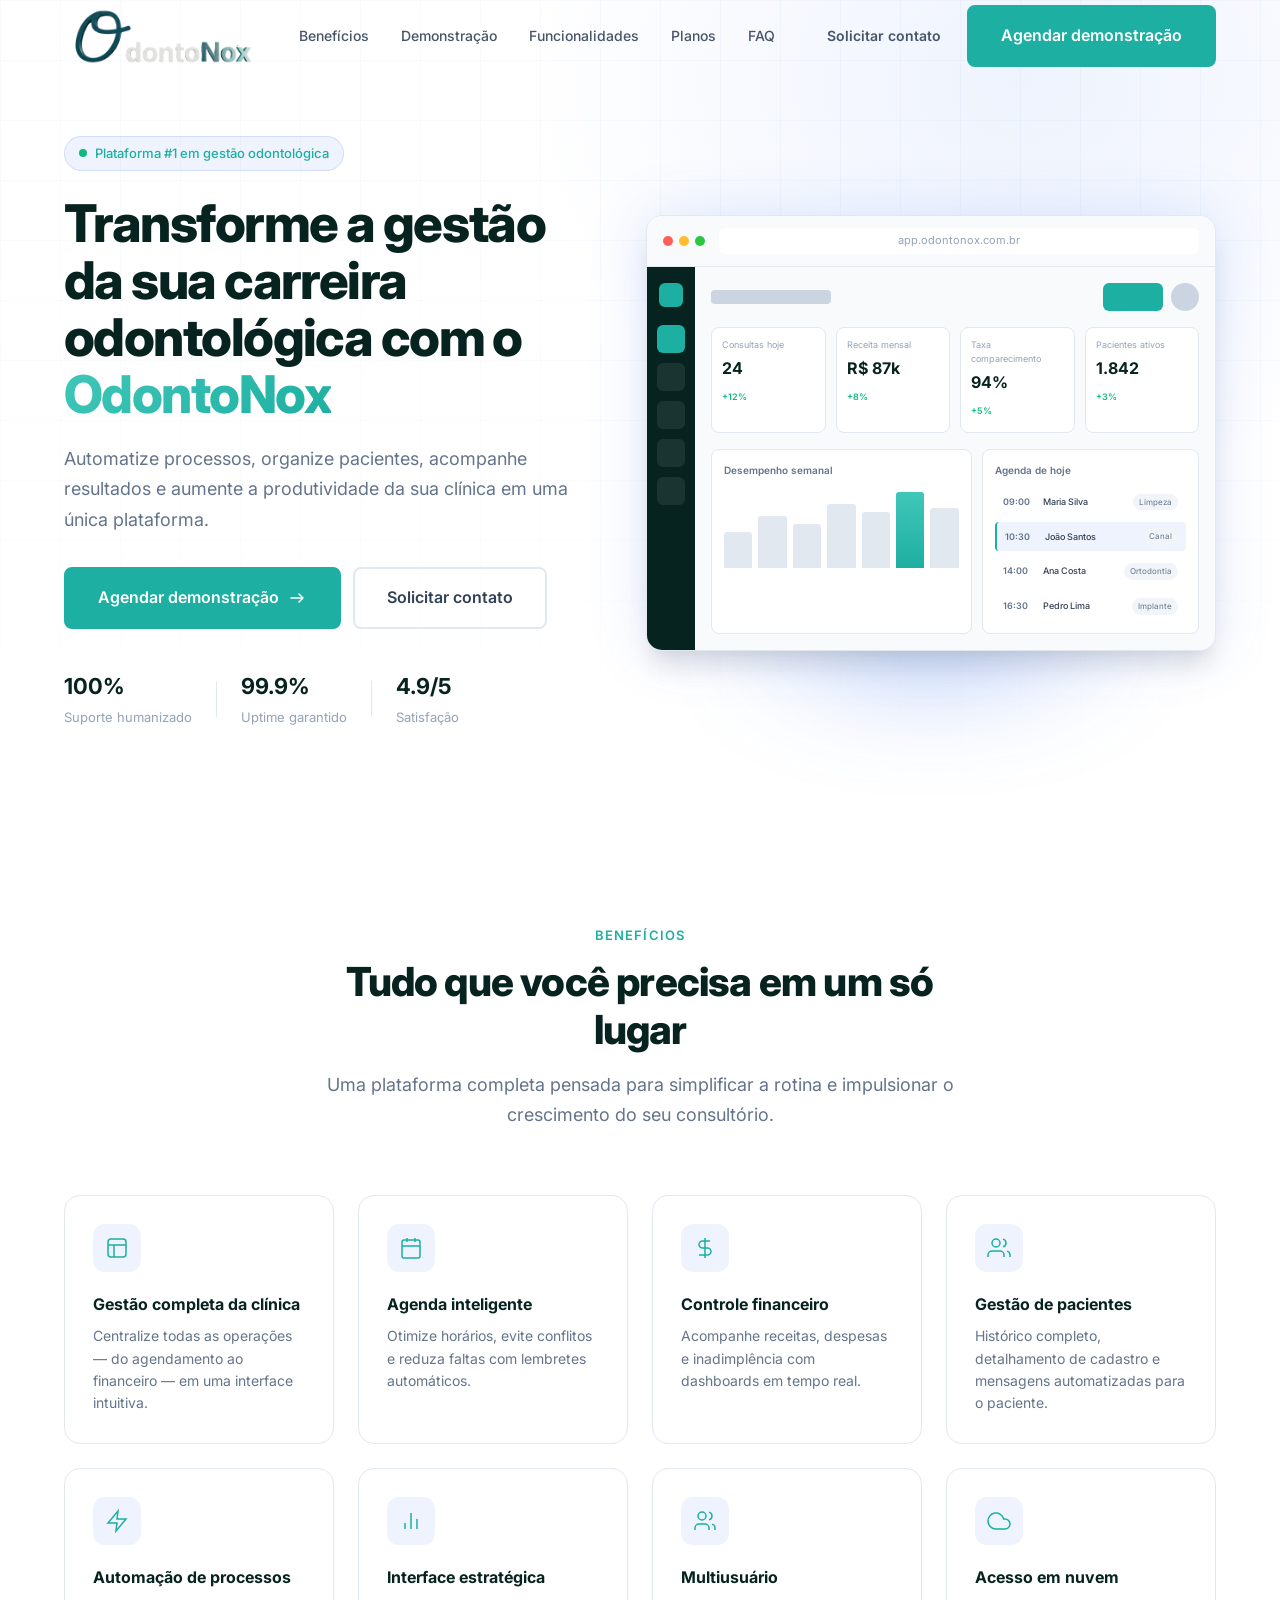
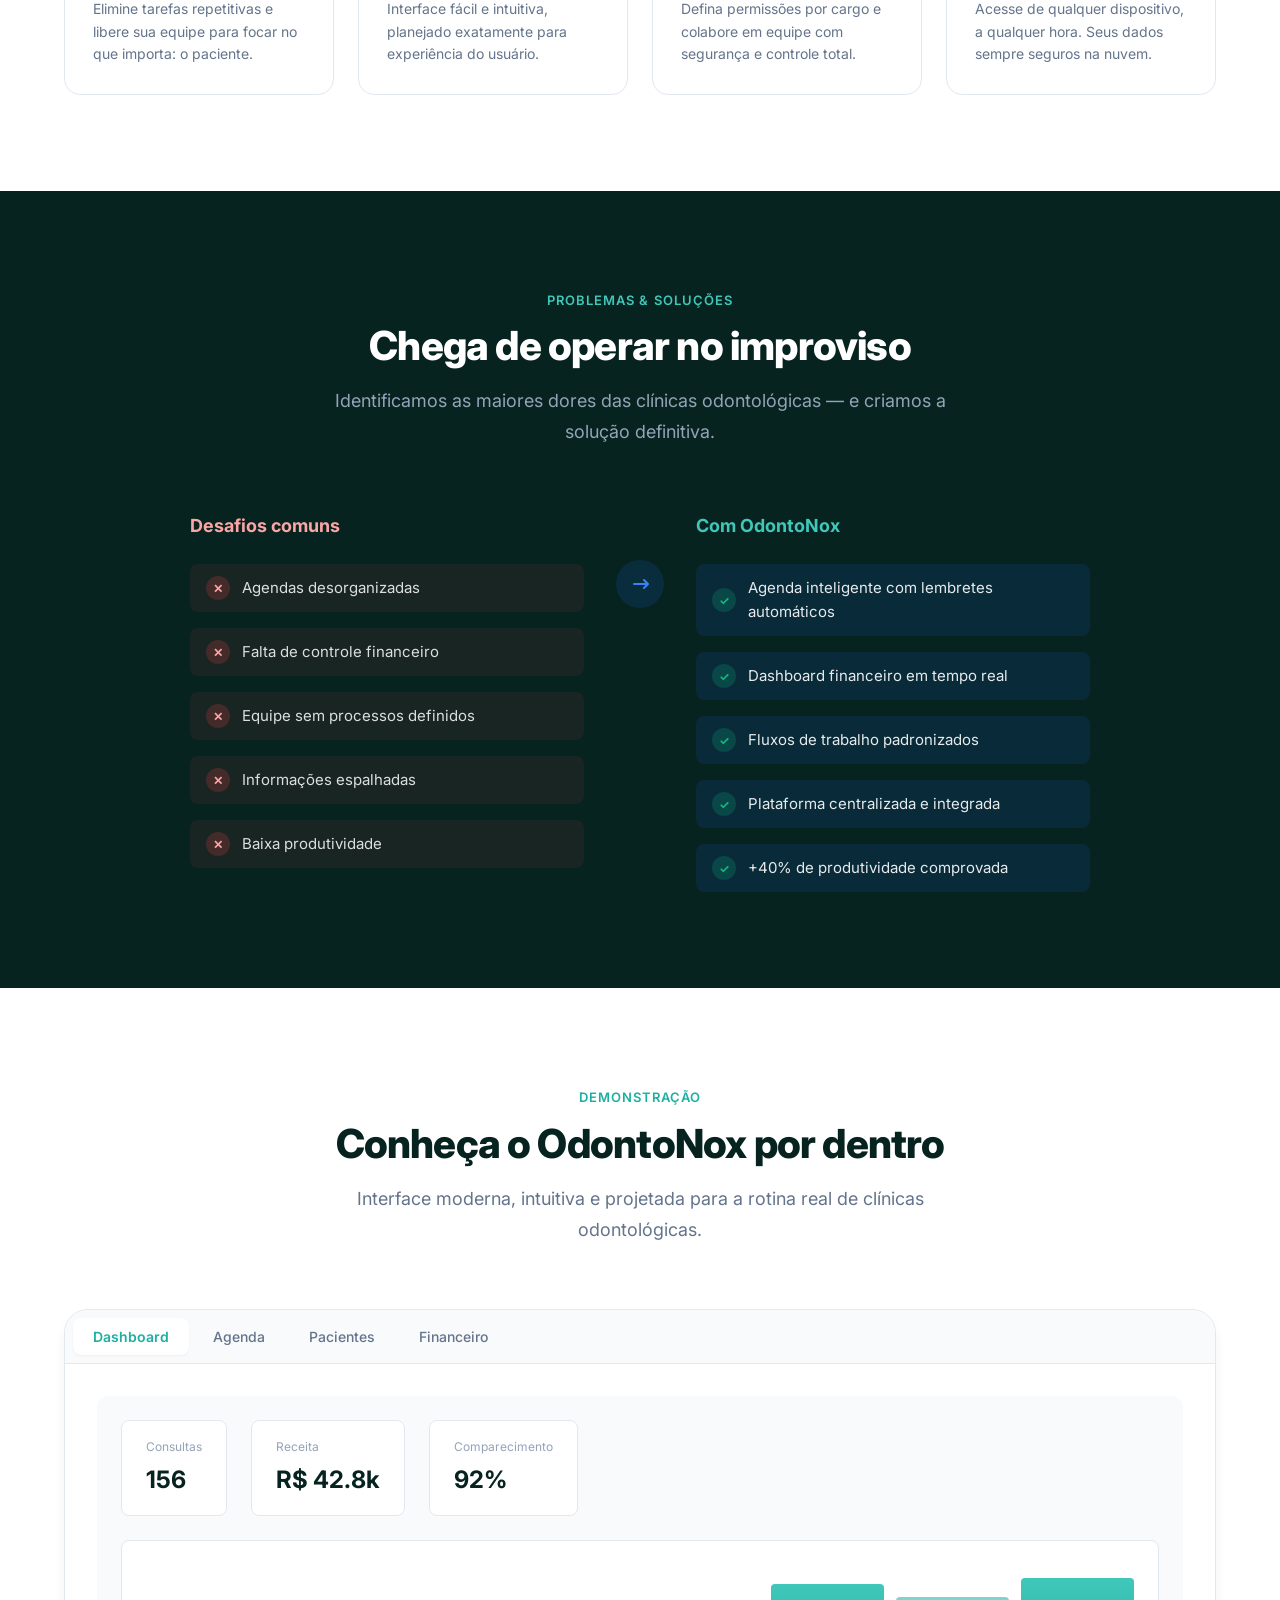
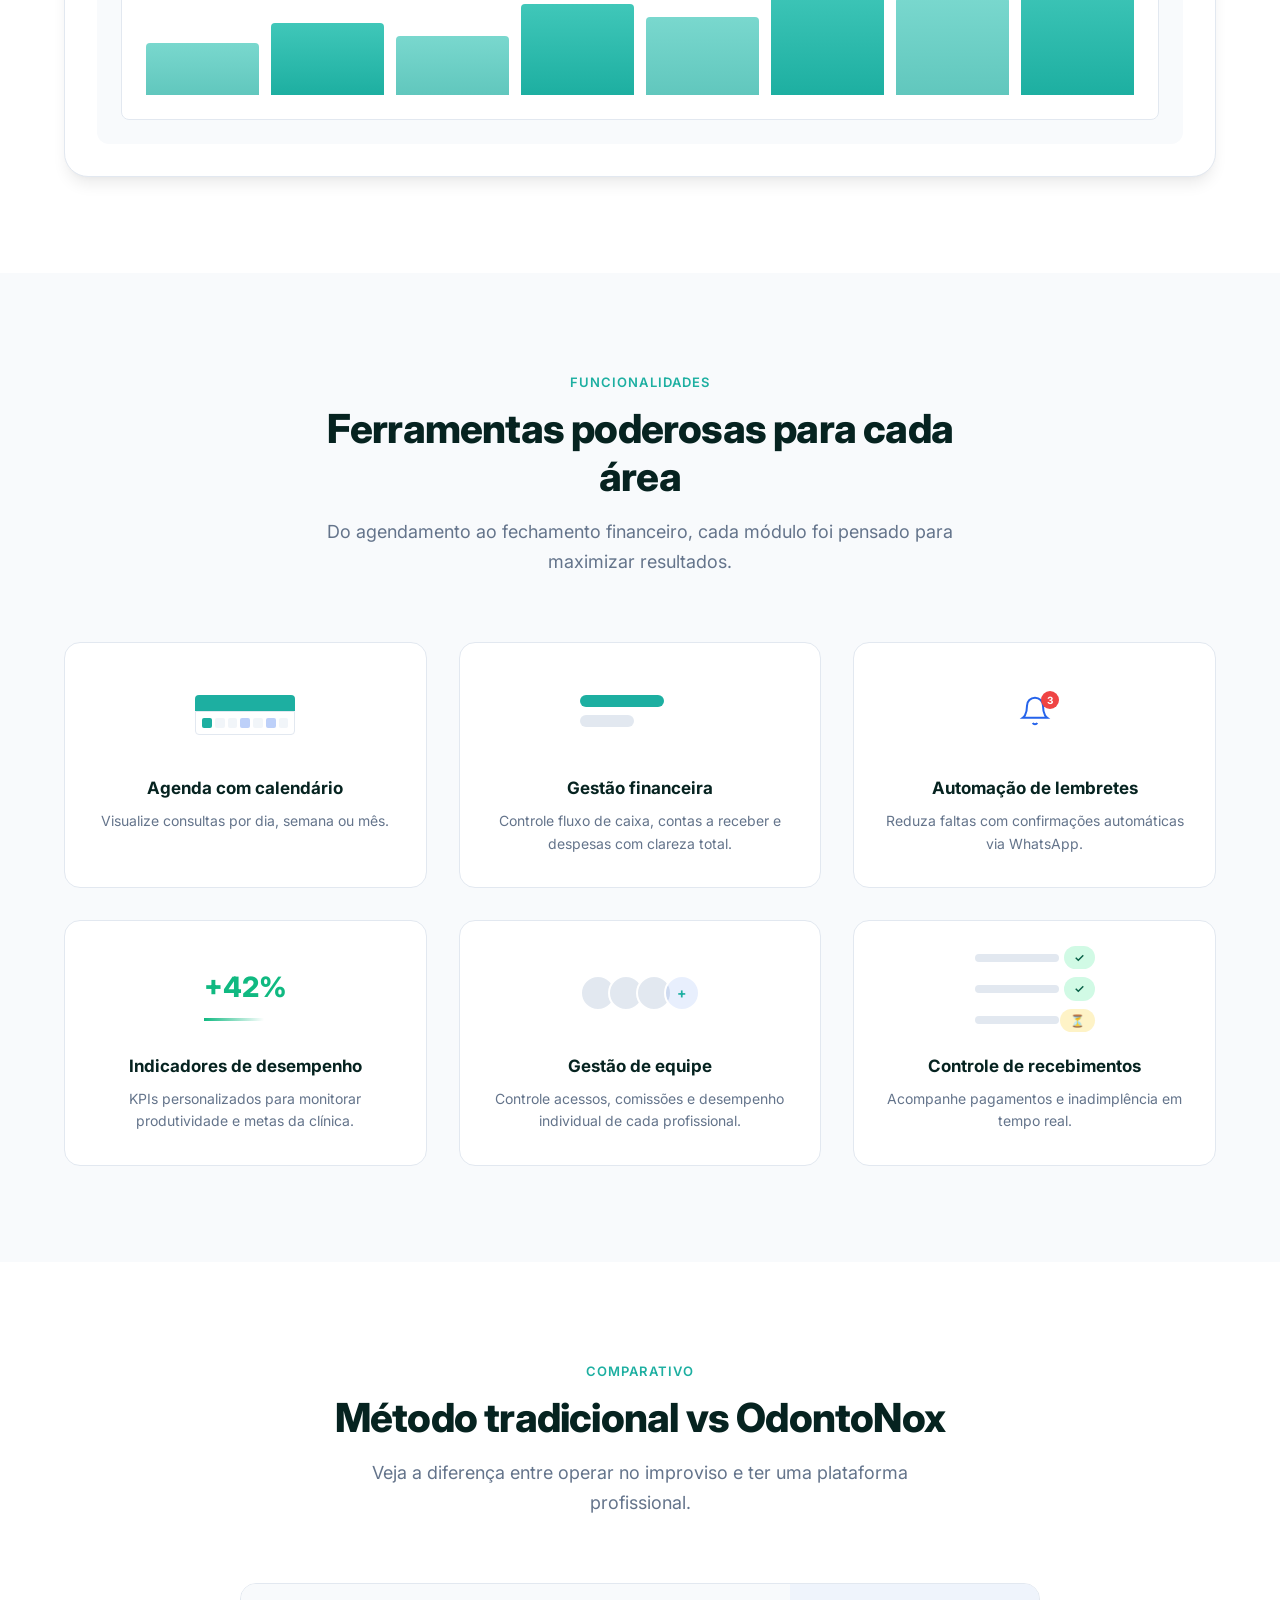
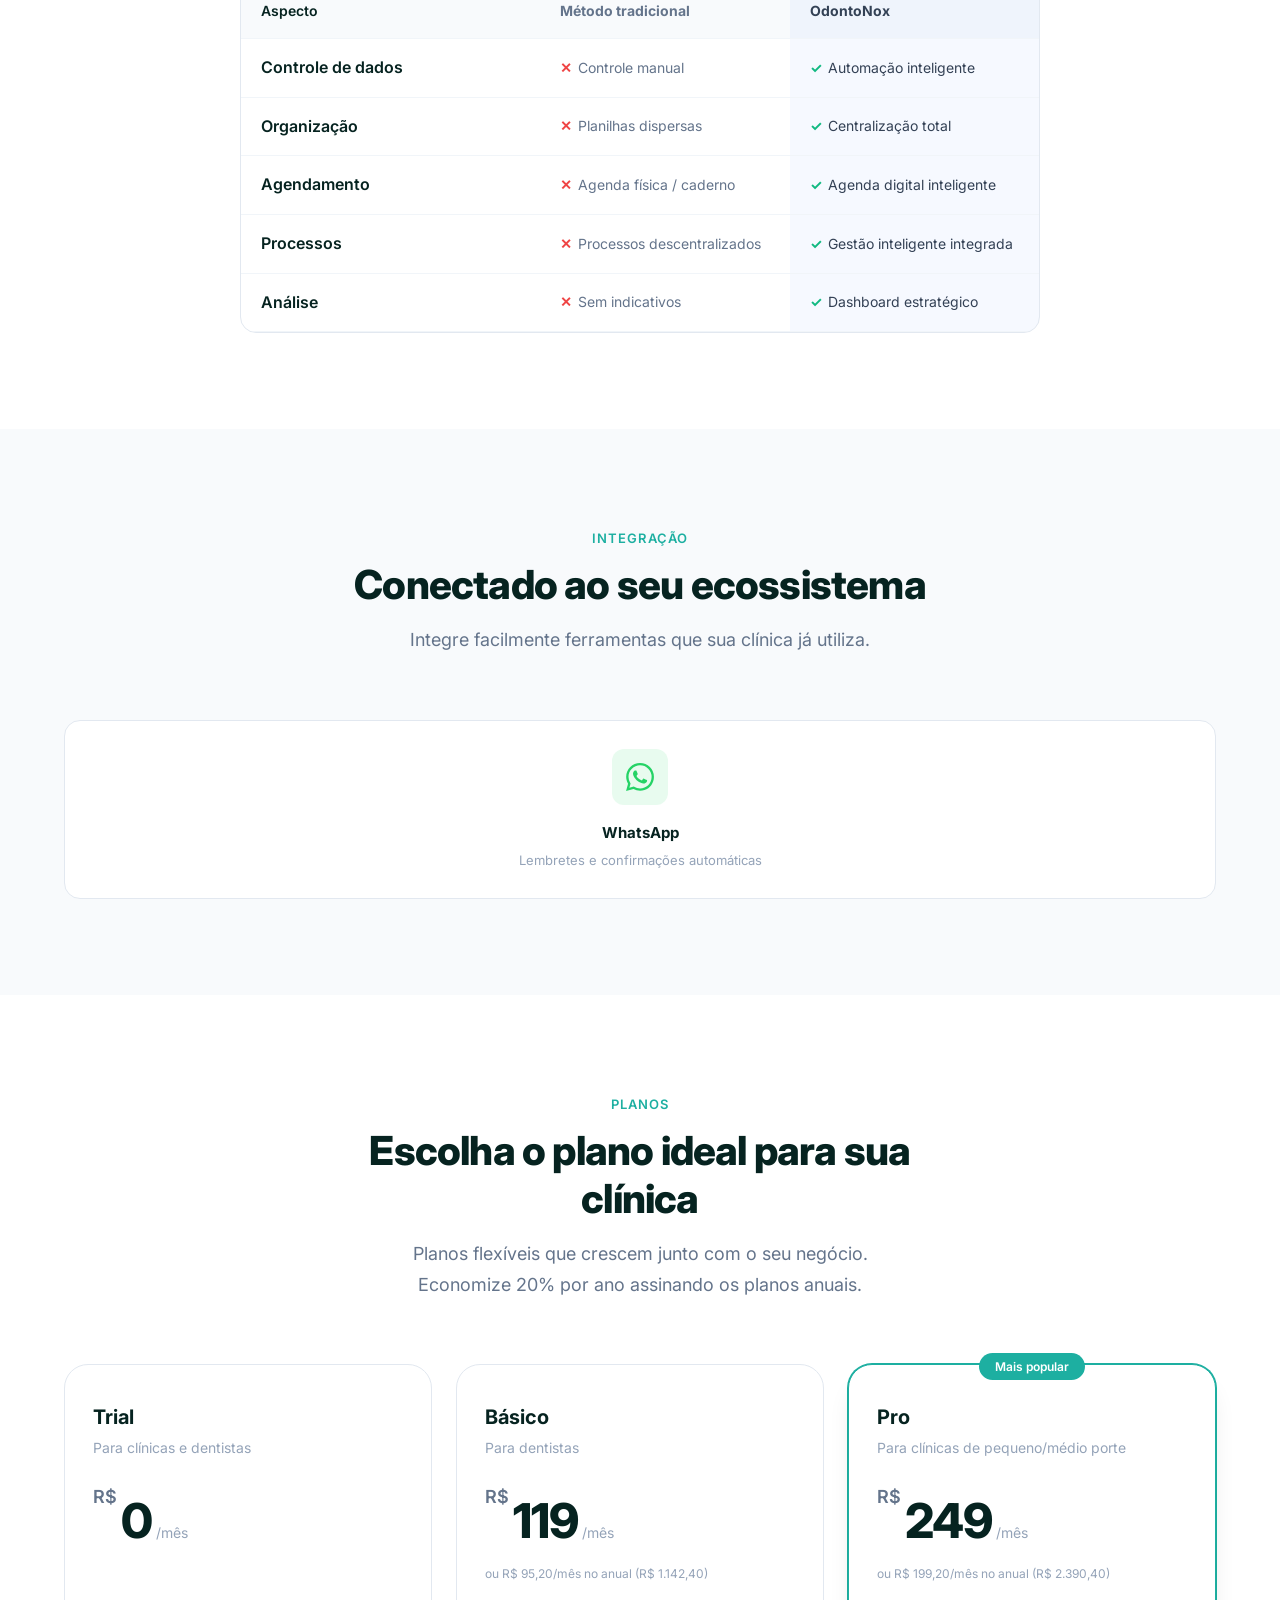
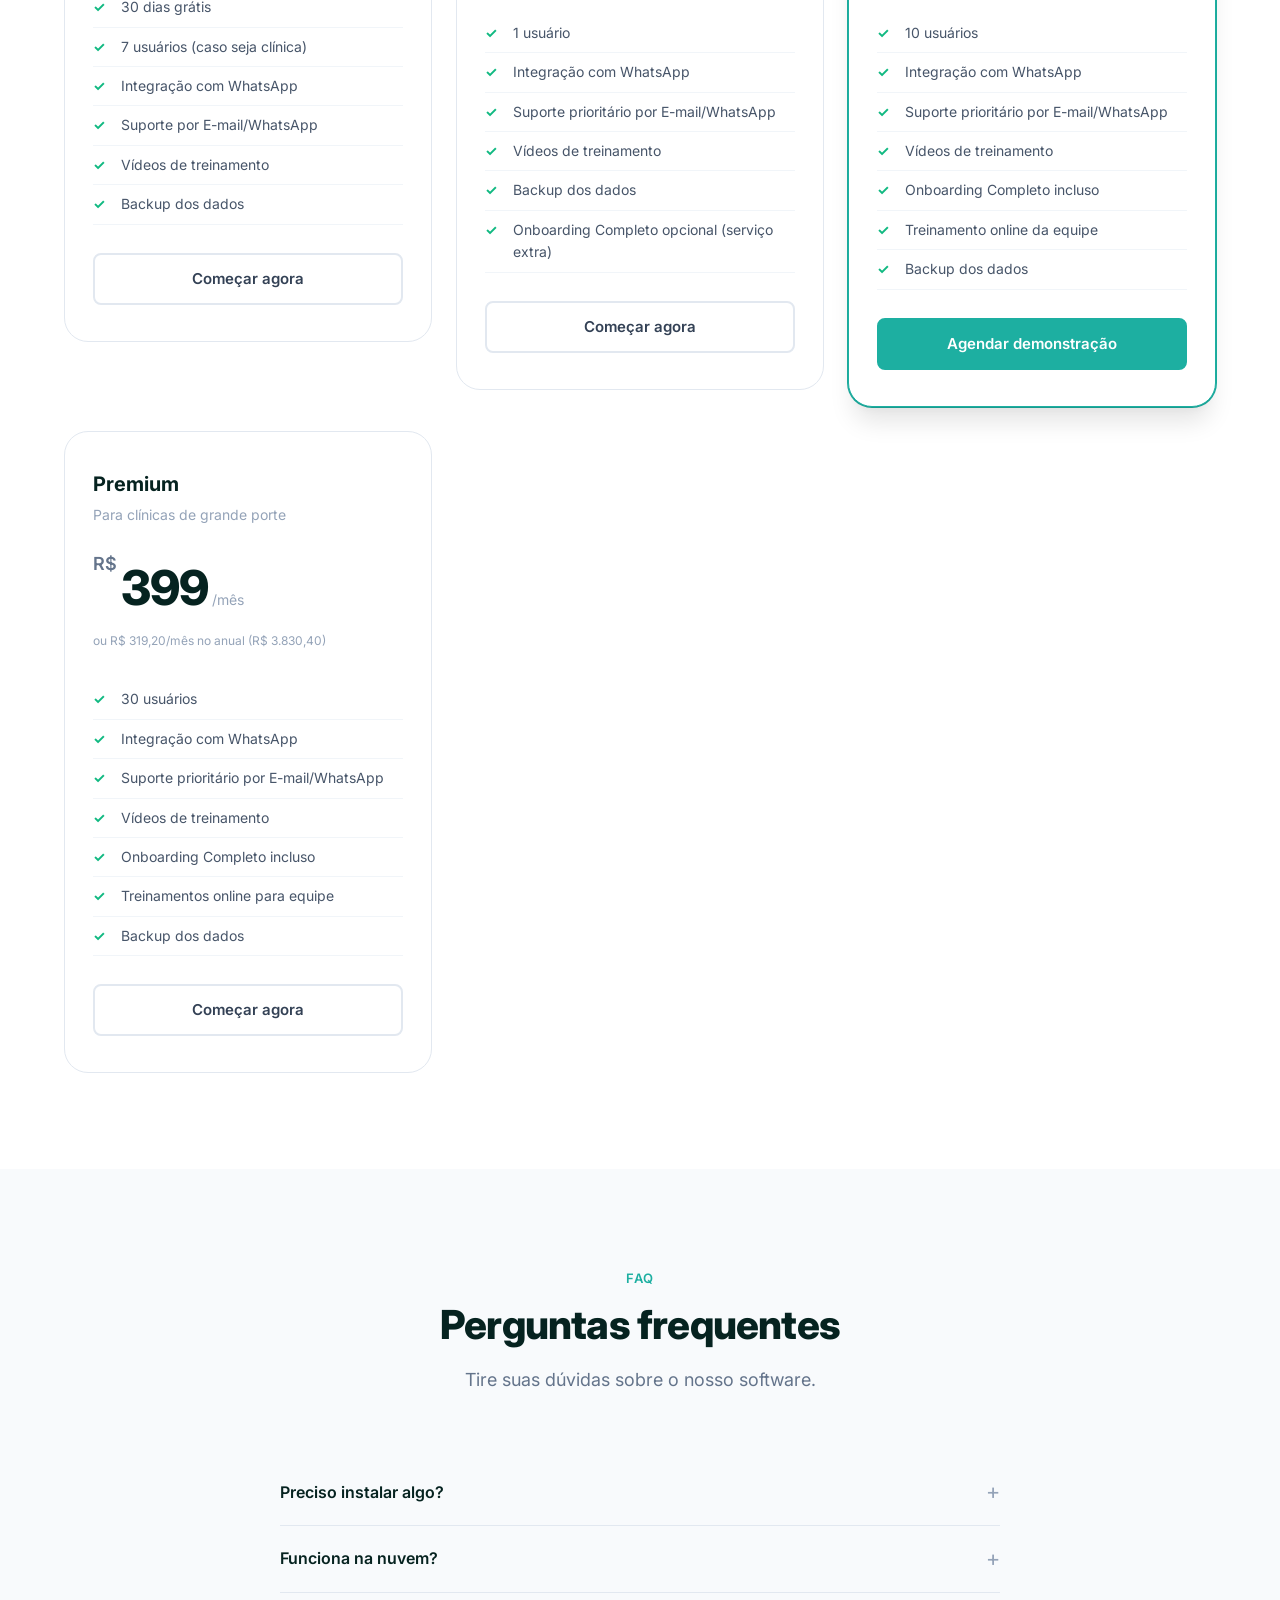
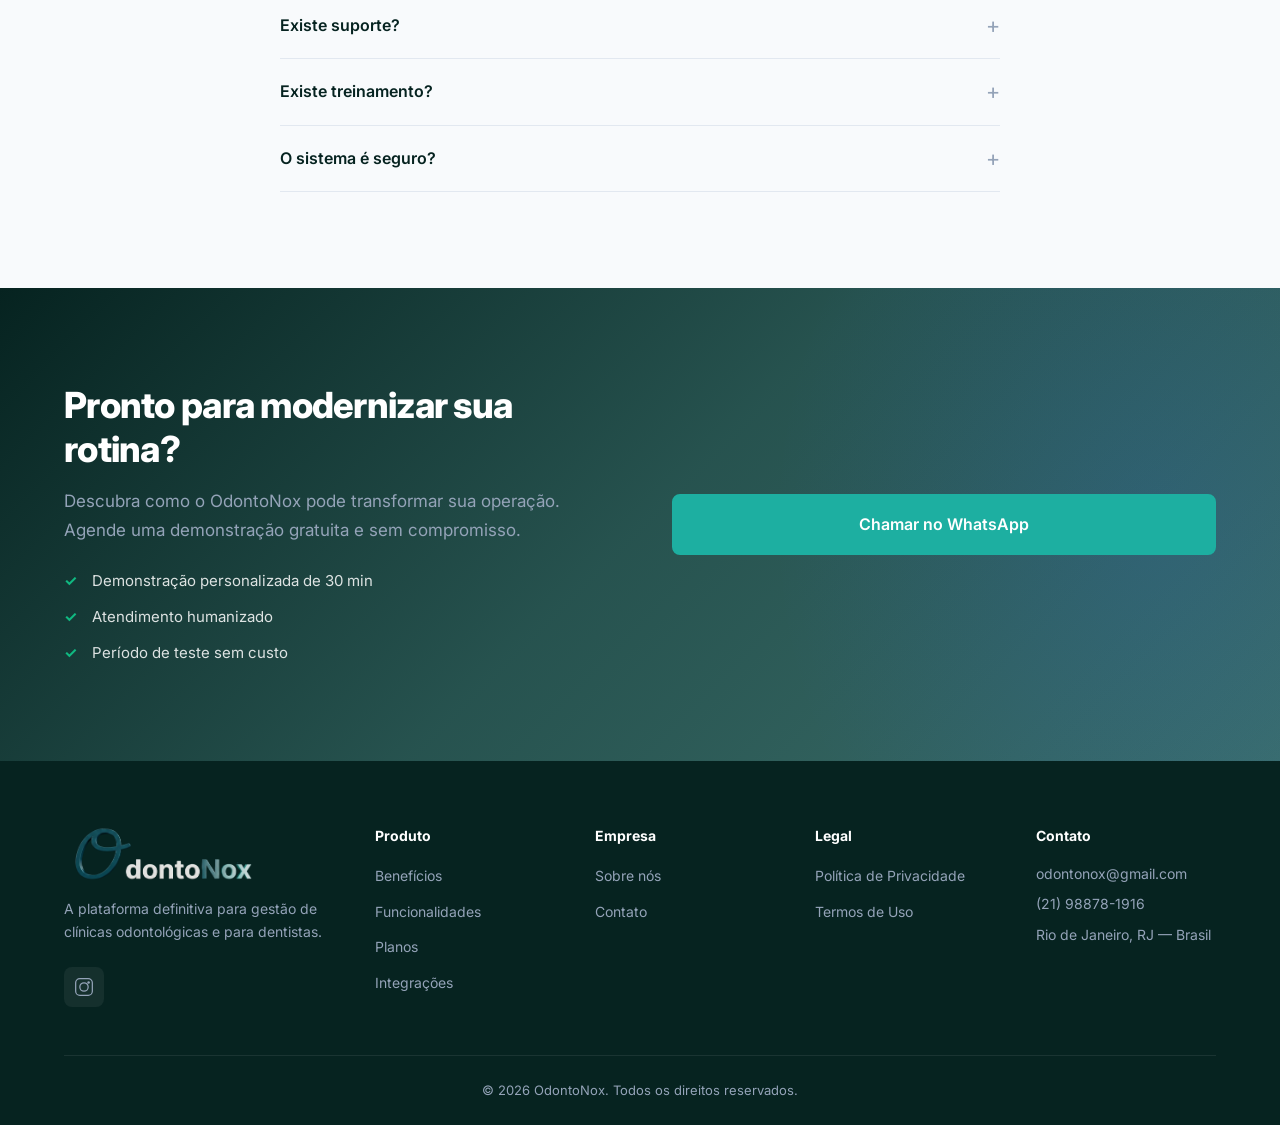
<file: index.html>
<!DOCTYPE html>
<html lang="pt-BR">

<head>
    <meta charset="UTF-8">
    <meta name="viewport" content="width=device-width, initial-scale=1.0">
    <meta name="description"
        content="OdontoNox — Software SaaS para gestão de clínicas odontológicas e dentistas. Automatize processos, organize pacientes e aumente a produtividade da sua clínica.">
    <meta name="keywords"
        content="software odontológico, gestão clínica, SaaS odontologia, OdontoNox, agenda odontológica">
    <meta name="author" content="OdontoNox">
    <meta property="og:title" content="OdontoNox — Transforme a gestão da sua clínica odontológica">
    <meta property="og:description"
        content="Automatize processos, organize pacientes e centralize todas as operações em uma única plataforma.">
    <meta property="og:type" content="website">
    <meta property="og:locale" content="pt_BR">
    <title>OdontoNox — Software de Gestão para Dentistas e Clínicas Odontológicas</title>
    <link rel="shortcut icon" href="assets/icon/favicon.ico" type="image/x-icon">
    <link rel="preconnect" href="https://fonts.googleapis.com">
    <link rel="preconnect" href="https://fonts.gstatic.com" crossorigin>
    <link rel="canonical" href="https://odontonox.com.br" />
    <link href="https://fonts.googleapis.com/css2?family=Inter:wght@400;500;600;700;800&display=swap" rel="stylesheet">
    <link rel="stylesheet" href="assets/style.css">
</head>

<body>
    <!-- Header -->
    <header class="header" id="header">
        <div class="container header__inner">
            <a href="#" class="logo" aria-label="OdontoNox — Página inicial">
                <img src="assets/imgs/Logo_SAAS_transparente.png" alt="Logo OdontoNox">
            </a>

            <nav class="nav" id="nav" aria-label="Navegação principal">
                <ul class="nav__list">
                    <li><a href="#beneficios" class="nav__link">Benefícios</a></li>
                    <li><a href="#demonstracao" class="nav__link">Demonstração</a></li>
                    <li><a href="#funcionalidades" class="nav__link">Funcionalidades</a></li>
                    <li><a href="#planos" class="nav__link">Planos</a></li>
                    <li><a href="#faq" class="nav__link">FAQ</a></li>
                </ul>
            </nav>

            <div class="header__actions">
                <a href="#contato" class="btn btn--ghost btn--sm">Solicitar contato</a>
                <a href="https://wa.me/5521988781916" target="_blank"
                    class="btn btn--primary btn--block btn--lg">Agendar demonstração</a>
            </div>

            <button class="menu-toggle" id="menuToggle" aria-label="Abrir menu" aria-expanded="false"
                aria-controls="nav">
                <span class="menu-toggle__bar"></span>
                <span class="menu-toggle__bar"></span>
                <span class="menu-toggle__bar"></span>
            </button>
        </div>
    </header>

    <main>
        <!-- Hero -->
        <section class="hero" id="hero">
            <div class="hero__bg" aria-hidden="true">
                <div class="hero__gradient"></div>
                <div class="hero__grid"></div>
            </div>
            <div class="container hero__inner">
                <div class="hero__content fade-in">
                    <div class="badge">
                        <span class="badge__dot"></span>
                        Plataforma #1 em gestão odontológica
                    </div>
                    <h1 class="hero__title">
                        Transforme a gestão da sua carreira odontológica com o <span
                            class="text-gradient">OdontoNox</span>
                    </h1>
                    <p class="hero__subtitle">
                        Automatize processos, organize pacientes, acompanhe resultados e aumente a produtividade da sua
                        clínica em uma única plataforma.
                    </p>
                    <div class="hero__cta">
                        <a href="#contato" class="btn btn--primary btn--lg">
                            Agendar demonstração
                            <svg width="20" height="20" viewBox="0 0 20 20" fill="none" aria-hidden="true">
                                <path d="M4 10h12M12 6l4 4-4 4" stroke="currentColor" stroke-width="1.5"
                                    stroke-linecap="round" stroke-linejoin="round" />
                            </svg>
                        </a>
                        <a href="#contato" class="btn btn--outline btn--lg">Solicitar contato</a>
                    </div>
                    <div class="hero__stats">
                        <div class="hero__stat">
                            <span class="hero__stat-value">100%</span>
                            <span class="hero__stat-label">Suporte humanizado</span>
                        </div>
                        <div class="hero__stat-divider"></div>
                        <div class="hero__stat">
                            <span class="hero__stat-value">99.9%</span>
                            <span class="hero__stat-label">Uptime garantido</span>
                        </div>
                        <div class="hero__stat-divider"></div>
                        <div class="hero__stat">
                            <span class="hero__stat-value">4.9/5</span>
                            <span class="hero__stat-label">Satisfação</span>
                        </div>
                    </div>
                </div>
                <div class="hero__mockup fade-in fade-in--delay">
                    <div class="mockup-browser">
                        <div class="mockup-browser__bar">
                            <span class="mockup-browser__dot mockup-browser__dot--red"></span>
                            <span class="mockup-browser__dot mockup-browser__dot--yellow"></span>
                            <span class="mockup-browser__dot mockup-browser__dot--green"></span>
                            <span class="mockup-browser__url">app.odontonox.com.br</span>
                        </div>
                        <div class="mockup-dashboard">
                            <aside class="mockup-sidebar">
                                <div class="mockup-sidebar__logo"></div>
                                <div class="mockup-sidebar__item mockup-sidebar__item--active"></div>
                                <div class="mockup-sidebar__item"></div>
                                <div class="mockup-sidebar__item"></div>
                                <div class="mockup-sidebar__item"></div>
                                <div class="mockup-sidebar__item"></div>
                            </aside>
                            <div class="mockup-main">
                                <div class="mockup-header">
                                    <div class="mockup-header__title"></div>
                                    <div class="mockup-header__actions">
                                        <div class="mockup-header__btn"></div>
                                        <div class="mockup-header__avatar"></div>
                                    </div>
                                </div>
                                <div class="mockup-metrics">
                                    <div class="mockup-metric">
                                        <span class="mockup-metric__label">Consultas hoje</span>
                                        <span class="mockup-metric__value">24</span>
                                        <span class="mockup-metric__change mockup-metric__change--up">+12%</span>
                                    </div>
                                    <div class="mockup-metric">
                                        <span class="mockup-metric__label">Receita mensal</span>
                                        <span class="mockup-metric__value">R$ 87k</span>
                                        <span class="mockup-metric__change mockup-metric__change--up">+8%</span>
                                    </div>
                                    <div class="mockup-metric">
                                        <span class="mockup-metric__label">Taxa comparecimento</span>
                                        <span class="mockup-metric__value">94%</span>
                                        <span class="mockup-metric__change mockup-metric__change--up">+5%</span>
                                    </div>
                                    <div class="mockup-metric">
                                        <span class="mockup-metric__label">Pacientes ativos</span>
                                        <span class="mockup-metric__value">1.842</span>
                                        <span class="mockup-metric__change mockup-metric__change--up">+3%</span>
                                    </div>
                                </div>
                                <div class="mockup-panels">
                                    <div class="mockup-panel mockup-panel--chart">
                                        <div class="mockup-panel__title">Desempenho semanal</div>
                                        <div class="mockup-chart">
                                            <div class="mockup-chart__bar" style="--h: 45%"></div>
                                            <div class="mockup-chart__bar" style="--h: 65%"></div>
                                            <div class="mockup-chart__bar" style="--h: 55%"></div>
                                            <div class="mockup-chart__bar" style="--h: 80%"></div>
                                            <div class="mockup-chart__bar" style="--h: 70%"></div>
                                            <div class="mockup-chart__bar mockup-chart__bar--highlight"
                                                style="--h: 95%"></div>
                                            <div class="mockup-chart__bar" style="--h: 75%"></div>
                                        </div>
                                    </div>
                                    <div class="mockup-panel mockup-panel--agenda">
                                        <div class="mockup-panel__title">Agenda de hoje</div>
                                        <div class="mockup-agenda">
                                            <div class="mockup-agenda__item">
                                                <span class="mockup-agenda__time">09:00</span>
                                                <span class="mockup-agenda__name">Maria Silva</span>
                                                <span class="mockup-agenda__tag">Limpeza</span>
                                            </div>
                                            <div class="mockup-agenda__item mockup-agenda__item--active">
                                                <span class="mockup-agenda__time">10:30</span>
                                                <span class="mockup-agenda__name">João Santos</span>
                                                <span class="mockup-agenda__tag">Canal</span>
                                            </div>
                                            <div class="mockup-agenda__item">
                                                <span class="mockup-agenda__time">14:00</span>
                                                <span class="mockup-agenda__name">Ana Costa</span>
                                                <span class="mockup-agenda__tag">Ortodontia</span>
                                            </div>
                                            <div class="mockup-agenda__item">
                                                <span class="mockup-agenda__time">16:30</span>
                                                <span class="mockup-agenda__name">Pedro Lima</span>
                                                <span class="mockup-agenda__tag">Implante</span>
                                            </div>
                                        </div>
                                    </div>
                                </div>
                            </div>
                        </div>
                    </div>
                    <div class="hero__mockup-glow" aria-hidden="true"></div>
                </div>
            </div>
        </section>

        <!-- FUTUROS PACIENTES -->
        <!-- Logos -->
        <!-- <section class="logos section" aria-label="Clínicas parceiras">
            <div class="container">
                <p class="logos__title">Clínicas que confiam na OdontoNox</p>
                <div class="logos__grid">
                    <div class="logos__item">
                        <svg class="logos__icon" viewBox="0 0 120 40" aria-hidden="true"><text x="10" y="28" fill="currentColor" font-size="14" font-weight="600" font-family="Inter,sans-serif">SorrisoPlus</text></svg>
                    </div>
                    <div class="logos__item">
                        <svg class="logos__icon" viewBox="0 0 120 40" aria-hidden="true"><text x="10" y="28" fill="currentColor" font-size="14" font-weight="600" font-family="Inter,sans-serif">DentalCare</text></svg>
                    </div>
                    <div class="logos__item">
                        <svg class="logos__icon" viewBox="0 0 120 40" aria-hidden="true"><text x="10" y="28" fill="currentColor" font-size="14" font-weight="600" font-family="Inter,sans-serif">Clínica Viva</text></svg>
                    </div>
                    <div class="logos__item">
                        <svg class="logos__icon" viewBox="0 0 120 40" aria-hidden="true"><text x="10" y="28" fill="currentColor" font-size="14" font-weight="600" font-family="Inter,sans-serif">OdontoPrime</text></svg>
                    </div>
                    <div class="logos__item">
                        <svg class="logos__icon" viewBox="0 0 120 40" aria-hidden="true"><text x="10" y="28" fill="currentColor" font-size="14" font-weight="600" font-family="Inter,sans-serif">SmileLab</text></svg>
                    </div>
                    <div class="logos__item">
                        <svg class="logos__icon" viewBox="0 0 120 40" aria-hidden="true"><text x="10" y="28" fill="currentColor" font-size="14" font-weight="600" font-family="Inter,sans-serif">DenteFácil</text></svg>
                    </div>
                </div>
            </div>
        </section> -->

        <!-- Benefícios -->
        <section class="benefits section" id="beneficios">
            <div class="container">
                <div class="section-header fade-in">
                    <span class="section-label">Benefícios</span>
                    <h2 class="section-title">Tudo que você precisa em um só lugar</h2>
                    <p class="section-subtitle">Uma plataforma completa pensada para simplificar a rotina e impulsionar
                        o crescimento do seu consultório.</p>
                </div>
                <div class="benefits__grid">
                    <article class="benefit-card fade-in">
                        <div class="benefit-card__icon">
                            <svg width="24" height="24" viewBox="0 0 24 24" fill="none" stroke="currentColor"
                                stroke-width="1.5">
                                <rect x="3" y="3" width="18" height="18" rx="3" />
                                <path d="M3 9h18M9 21V9" />
                            </svg>
                        </div>
                        <h3 class="benefit-card__title">Gestão completa da clínica</h3>
                        <p class="benefit-card__text">Centralize todas as operações — do agendamento ao financeiro — em
                            uma interface intuitiva.</p>
                    </article>
                    <article class="benefit-card fade-in">
                        <div class="benefit-card__icon">
                            <svg width="24" height="24" viewBox="0 0 24 24" fill="none" stroke="currentColor"
                                stroke-width="1.5">
                                <rect x="3" y="4" width="18" height="18" rx="2" />
                                <path d="M16 2v4M8 2v4M3 10h18" />
                            </svg>
                        </div>
                        <h3 class="benefit-card__title">Agenda inteligente</h3>
                        <p class="benefit-card__text">Otimize horários, evite conflitos e reduza faltas com lembretes
                            automáticos.</p>
                    </article>
                    <article class="benefit-card fade-in">
                        <div class="benefit-card__icon">
                            <svg width="24" height="24" viewBox="0 0 24 24" fill="none" stroke="currentColor"
                                stroke-width="1.5">
                                <path d="M12 2v20M17 5H9.5a3.5 3.5 0 000 7h5a3.5 3.5 0 010 7H6" />
                            </svg>
                        </div>
                        <h3 class="benefit-card__title">Controle financeiro</h3>
                        <p class="benefit-card__text">Acompanhe receitas, despesas e inadimplência com dashboards em
                            tempo real.</p>
                    </article>
                    <article class="benefit-card fade-in">
                        <div class="benefit-card__icon">
                            <svg width="24" height="24" viewBox="0 0 24 24" fill="none" stroke="currentColor"
                                stroke-width="1.5">
                                <path d="M17 21v-2a4 4 0 00-4-4H5a4 4 0 00-4 4v2" />
                                <circle cx="9" cy="7" r="4" />
                                <path d="M23 21v-2a4 4 0 00-3-3.87M16 3.13a4 4 0 010 7.75" />
                            </svg>
                        </div>
                        <h3 class="benefit-card__title">Gestão de pacientes</h3>
                        <p class="benefit-card__text">Histórico completo, detalhamento de cadastro e mensagens
                            automatizadas para o paciente.</p>
                    </article>
                    <article class="benefit-card fade-in">
                        <div class="benefit-card__icon">
                            <svg width="24" height="24" viewBox="0 0 24 24" fill="none" stroke="currentColor"
                                stroke-width="1.5">
                                <path d="M13 2L3 14h9l-1 8 10-12h-9l1-8z" />
                            </svg>
                        </div>
                        <h3 class="benefit-card__title">Automação de processos</h3>
                        <p class="benefit-card__text">Elimine tarefas repetitivas e libere sua equipe para focar no que
                            importa: o paciente.</p>
                    </article>
                    <article class="benefit-card fade-in">
                        <div class="benefit-card__icon">
                            <svg width="24" height="24" viewBox="0 0 24 24" fill="none" stroke="currentColor"
                                stroke-width="1.5">
                                <path d="M18 20V10M12 20V4M6 20v-6" />
                            </svg>
                        </div>
                        <h3 class="benefit-card__title">Interface estratégica</h3>
                        <p class="benefit-card__text">Interface fácil e intuitiva, planejado exatamente para experiência
                            do usuário.</p>
                    </article>
                    <article class="benefit-card fade-in">
                        <div class="benefit-card__icon">
                            <svg width="24" height="24" viewBox="0 0 24 24" fill="none" stroke="currentColor"
                                stroke-width="1.5">
                                <path d="M16 21v-2a4 4 0 00-4-4H6a4 4 0 00-4 4v2" />
                                <circle cx="9" cy="7" r="4" />
                                <path d="M22 21v-2a4 4 0 00-3-3.87M16 3.13a4 4 0 010 7.75" />
                            </svg>
                        </div>
                        <h3 class="benefit-card__title">Multiusuário</h3>
                        <p class="benefit-card__text">Defina permissões por cargo e colabore em equipe com segurança e
                            controle total.</p>
                    </article>
                    <article class="benefit-card fade-in">
                        <div class="benefit-card__icon">
                            <svg width="24" height="24" viewBox="0 0 24 24" fill="none" stroke="currentColor"
                                stroke-width="1.5">
                                <path d="M18 10h-1.26A8 8 0 109 20h9a5 5 0 000-10z" />
                            </svg>
                        </div>
                        <h3 class="benefit-card__title">Acesso em nuvem</h3>
                        <p class="benefit-card__text">Acesse de qualquer dispositivo, a qualquer hora. Seus dados sempre
                            seguros na nuvem.</p>
                    </article>
                </div>
            </div>
        </section>

        <!-- Problemas e Soluções -->
        <section class="problems section section--dark" id="problemas">
            <div class="container">
                <div class="section-header fade-in">
                    <span class="section-label section-label--light">Problemas & Soluções</span>
                    <h2 class="section-title section-title--light">Chega de operar no improviso</h2>
                    <p class="section-subtitle section-subtitle--light">Identificamos as maiores dores das clínicas
                        odontológicas — e criamos a solução definitiva.</p>
                </div>
                <div class="problems__grid">
                    <div class="problems__column fade-in">
                        <h3 class="problems__heading problems__heading--pain">Desafios comuns</h3>
                        <ul class="problems__list">
                            <li class="problems__item problems__item--pain">
                                <span class="problems__icon problems__icon--pain" aria-hidden="true">✕</span>
                                Agendas desorganizadas
                            </li>
                            <li class="problems__item problems__item--pain">
                                <span class="problems__icon problems__icon--pain" aria-hidden="true">✕</span>
                                Falta de controle financeiro
                            </li>
                            <li class="problems__item problems__item--pain">
                                <span class="problems__icon problems__icon--pain" aria-hidden="true">✕</span>
                                Equipe sem processos definidos
                            </li>
                            <li class="problems__item problems__item--pain">
                                <span class="problems__icon problems__icon--pain" aria-hidden="true">✕</span>
                                Informações espalhadas
                            </li>
                            <li class="problems__item problems__item--pain">
                                <span class="problems__icon problems__icon--pain" aria-hidden="true">✕</span>
                                Baixa produtividade
                            </li>
                        </ul>
                    </div>
                    <div class="problems__arrow fade-in" aria-hidden="true">
                        <svg width="48" height="48" viewBox="0 0 48 48" fill="none">
                            <circle cx="24" cy="24" r="24" fill="rgba(37,99,235,0.15)" />
                            <path d="M18 24h12M28 20l4 4-4 4" stroke="#3B82F6" stroke-width="2" stroke-linecap="round"
                                stroke-linejoin="round" />
                        </svg>
                    </div>
                    <div class="problems__column fade-in">
                        <h3 class="problems__heading problems__heading--solution">Com OdontoNox</h3>
                        <ul class="problems__list">
                            <li class="problems__item problems__item--solution">
                                <span class="problems__icon problems__icon--solution" aria-hidden="true">✓</span>
                                Agenda inteligente com lembretes automáticos
                            </li>
                            <li class="problems__item problems__item--solution">
                                <span class="problems__icon problems__icon--solution" aria-hidden="true">✓</span>
                                Dashboard financeiro em tempo real
                            </li>
                            <li class="problems__item problems__item--solution">
                                <span class="problems__icon problems__icon--solution" aria-hidden="true">✓</span>
                                Fluxos de trabalho padronizados
                            </li>
                            <li class="problems__item problems__item--solution">
                                <span class="problems__icon problems__icon--solution" aria-hidden="true">✓</span>
                                Plataforma centralizada e integrada
                            </li>
                            <li class="problems__item problems__item--solution">
                                <span class="problems__icon problems__icon--solution" aria-hidden="true">✓</span>
                                +40% de produtividade comprovada
                            </li>
                        </ul>
                    </div>
                </div>
            </div>
        </section>

        <!-- Demonstração -->
        <section class="demo section" id="demonstracao">
            <div class="container">
                <div class="section-header fade-in">
                    <span class="section-label">Demonstração</span>
                    <h2 class="section-title">Conheça o OdontoNox por dentro</h2>
                    <p class="section-subtitle">Interface moderna, intuitiva e projetada para a rotina real de clínicas
                        odontológicas.</p>
                </div>
                <div class="demo__wrapper fade-in">
                    <nav class="demo__tabs" role="tablist" aria-label="Telas do sistema">
                        <button class="demo__tab demo__tab--active" role="tab" aria-selected="true"
                            data-screen="dashboard">Dashboard</button>
                        <button class="demo__tab" role="tab" aria-selected="false" data-screen="agenda">Agenda</button>
                        <button class="demo__tab" role="tab" aria-selected="false"
                            data-screen="pacientes">Pacientes</button>
                        <button class="demo__tab" role="tab" aria-selected="false"
                            data-screen="financeiro">Financeiro</button>
                        <!-- <button class="demo__tab" role="tab" aria-selected="false" data-screen="relatorios">Relatórios</button> -->
                    </nav>
                    <div class="demo__screens">
                        <div class="demo__screen demo__screen--active" id="screen-dashboard" role="tabpanel">
                            <div class="demo-screen demo-screen--dashboard">
                                <div class="demo-screen__metrics">
                                    <div class="demo-screen__metric"><span>Consultas</span><strong>156</strong></div>
                                    <div class="demo-screen__metric"><span>Receita</span><strong>R$ 42.8k</strong></div>
                                    <div class="demo-screen__metric"><span>Comparecimento</span><strong>92%</strong>
                                    </div>
                                </div>
                                <div class="demo-screen__chart-area">
                                    <div class="demo-screen__chart-bars">
                                        <div style="--h:40%"></div>
                                        <div style="--h:55%"></div>
                                        <div style="--h:45%"></div>
                                        <div style="--h:70%"></div>
                                        <div style="--h:60%"></div>
                                        <div style="--h:85%"></div>
                                        <div style="--h:75%"></div>
                                        <div style="--h:90%"></div>
                                    </div>
                                </div>
                            </div>
                        </div>
                        <div class="demo__screen" id="screen-agenda" role="tabpanel" hidden>
                            <div class="demo-screen demo-screen--agenda">
                                <div class="demo-agenda-grid">
                                    <div class="demo-agenda-col">
                                        <div class="demo-agenda-slot demo-agenda-slot--filled">09:00 — Maria S.</div>
                                        <div class="demo-agenda-slot"></div>
                                        <div class="demo-agenda-slot demo-agenda-slot--filled">11:00 — João P.</div>
                                        <div class="demo-agenda-slot demo-agenda-slot--filled">14:00 — Ana R.</div>
                                    </div>
                                    <div class="demo-agenda-col">
                                        <div class="demo-agenda-slot demo-agenda-slot--filled">09:30 — Carlos M.</div>
                                        <div class="demo-agenda-slot demo-agenda-slot--filled">10:30 — Lucia F.</div>
                                        <div class="demo-agenda-slot"></div>
                                        <div class="demo-agenda-slot demo-agenda-slot--filled">15:00 — Pedro A.</div>
                                    </div>
                                    <div class="demo-agenda-col">
                                        <div class="demo-agenda-slot"></div>
                                        <div class="demo-agenda-slot demo-agenda-slot--filled">10:00 — Rita B.</div>
                                        <div class="demo-agenda-slot demo-agenda-slot--filled">13:00 — Marcos T.</div>
                                        <div class="demo-agenda-slot"></div>
                                    </div>
                                </div>
                            </div>
                        </div>
                        <div class="demo__screen" id="screen-pacientes" role="tabpanel" hidden>
                            <div class="demo-screen demo-screen--pacientes">
                                <div class="demo-patient-list">
                                    <div class="demo-patient">
                                        <div class="demo-patient__avatar">MS</div>
                                        <div class="demo-patient__info"><strong>Maria Silva</strong><span>Última visita:
                                                12/05/2026</span></div><span
                                            class="demo-patient__status demo-patient__status--active">Ativo</span>
                                    </div>
                                    <div class="demo-patient">
                                        <div class="demo-patient__avatar">JS</div>
                                        <div class="demo-patient__info"><strong>João Santos</strong><span>Última visita:
                                                08/05/2026</span></div><span
                                            class="demo-patient__status demo-patient__status--active">Ativo</span>
                                    </div>
                                    <div class="demo-patient">
                                        <div class="demo-patient__avatar">AC</div>
                                        <div class="demo-patient__info"><strong>Ana Costa</strong><span>Última visita:
                                                01/05/2026</span></div><span class="demo-patient__status">Retorno</span>
                                    </div>
                                    <div class="demo-patient">
                                        <div class="demo-patient__avatar">PL</div>
                                        <div class="demo-patient__info"><strong>Pedro Lima</strong><span>Última visita:
                                                28/04/2026</span></div><span
                                            class="demo-patient__status demo-patient__status--active">Ativo</span>
                                    </div>
                                </div>
                            </div>
                        </div>
                        <div class="demo__screen" id="screen-financeiro" role="tabpanel" hidden>
                            <div class="demo-screen demo-screen--financeiro">
                                <div class="demo-finance-summary">
                                    <div class="demo-finance-card demo-finance-card--in"><span>Receitas</span><strong>R$
                                            52.400</strong></div>
                                    <div class="demo-finance-card demo-finance-card--out">
                                        <span>Despesas</span><strong>R$ 18.200</strong>
                                    </div>
                                    <div class="demo-finance-card demo-finance-card--balance">
                                        <span>Saldo</span><strong>R$ 34.200</strong>
                                    </div>
                                </div>
                                <div class="demo-finance-table">
                                    <div class="demo-finance-row demo-finance-row--header">
                                        <span>Descrição</span><span>Valor</span><span>Status</span>
                                    </div>
                                    <div class="demo-finance-row"><span>Tratamento ortodôntico</span><span>R$
                                            1.200</span><span class="tag tag--green">Pago</span></div>
                                    <div class="demo-finance-row"><span>Implante dentário</span><span>R$
                                            3.500</span><span class="tag tag--green">Pago</span></div>
                                    <div class="demo-finance-row"><span>Clareamento</span><span>R$ 800</span><span
                                            class="tag tag--yellow">Pendente</span></div>
                                </div>
                            </div>
                        </div>
                        <!-- <div class="demo__screen" id="screen-relatorios" role="tabpanel" hidden>
                            <div class="demo-screen demo-screen--relatorios">
                                <div class="demo-report-cards">
                                    <div class="demo-report-card"><span>Produtividade</span><strong>+38%</strong><div class="demo-report-bar" style="--w:78%"></div></div>
                                    <div class="demo-report-card"><span>Taxa de retorno</span><strong>87%</strong><div class="demo-report-bar" style="--w:87%"></div></div>
                                    <div class="demo-report-card"><span>Satisfação</span><strong>4.8/5</strong><div class="demo-report-bar" style="--w:96%"></div></div>
                                </div>
                            </div>
                        </div> -->
                    </div>
                </div>
            </div>
        </section>

        <!-- Funcionalidades -->
        <section class="features section section--gray" id="funcionalidades">
            <div class="container">
                <div class="section-header fade-in">
                    <span class="section-label">Funcionalidades</span>
                    <h2 class="section-title">Ferramentas poderosas para cada área</h2>
                    <p class="section-subtitle">Do agendamento ao fechamento financeiro, cada módulo foi pensado para
                        maximizar resultados.</p>
                </div>
                <div class="features__grid">
                    <article class="feature-item fade-in">
                        <div class="feature-item__visual">
                            <div class="feature-mini-calendar">
                                <div class="feature-mini-calendar__header"></div>
                                <div class="feature-mini-calendar__grid">
                                    <span class="feature-mini-calendar__day feature-mini-calendar__day--active"></span>
                                    <span class="feature-mini-calendar__day"></span>
                                    <span class="feature-mini-calendar__day"></span>
                                    <span class="feature-mini-calendar__day feature-mini-calendar__day--event"></span>
                                    <span class="feature-mini-calendar__day"></span>
                                    <span class="feature-mini-calendar__day feature-mini-calendar__day--event"></span>
                                    <span class="feature-mini-calendar__day"></span>
                                </div>
                            </div>
                        </div>
                        <h3 class="feature-item__title">Agenda com calendário</h3>
                        <p class="feature-item__text">Visualize consultas por dia, semana ou mês.</p>
                    </article>
                    <article class="feature-item fade-in">
                        <div class="feature-item__visual">
                            <div class="feature-mini-finance">
                                <div class="feature-mini-finance__bar" style="--w:70%"></div>
                                <div class="feature-mini-finance__bar feature-mini-finance__bar--secondary"
                                    style="--w:45%"></div>
                            </div>
                        </div>
                        <h3 class="feature-item__title">Gestão financeira</h3>
                        <p class="feature-item__text">Controle fluxo de caixa, contas a receber e despesas com clareza
                            total.</p>
                    </article>
                    <article class="feature-item fade-in">
                        <div class="feature-item__visual">
                            <div class="feature-mini-bell">
                                <svg width="32" height="32" viewBox="0 0 24 24" fill="none" stroke="#2563EB"
                                    stroke-width="1.5">
                                    <path d="M18 8A6 6 0 006 8c0 7-3 9-3 9h18s-3-2-3-9" />
                                    <path d="M13.73 21a2 2 0 01-3.46 0" />
                                </svg>
                                <span class="feature-mini-bell__badge">3</span>
                            </div>
                        </div>
                        <h3 class="feature-item__title">Automação de lembretes</h3>
                        <p class="feature-item__text">Reduza faltas com confirmações automáticas via WhatsApp.
                        </p>
                    </article>
                    <article class="feature-item fade-in">
                        <div class="feature-item__visual">
                            <div class="feature-mini-kpi">
                                <span class="feature-mini-kpi__value">+42%</span>
                                <div class="feature-mini-kpi__line"></div>
                            </div>
                        </div>
                        <h3 class="feature-item__title">Indicadores de desempenho</h3>
                        <p class="feature-item__text">KPIs personalizados para monitorar produtividade e metas da
                            clínica.</p>
                    </article>
                    <article class="feature-item fade-in">
                        <div class="feature-item__visual">
                            <div class="feature-mini-team">
                                <span class="feature-mini-team__avatar"></span>
                                <span class="feature-mini-team__avatar"></span>
                                <span class="feature-mini-team__avatar"></span>
                                <span class="feature-mini-team__avatar feature-mini-team__avatar--add">+</span>
                            </div>
                        </div>
                        <h3 class="feature-item__title">Gestão de equipe</h3>
                        <p class="feature-item__text">Controle acessos, comissões e desempenho individual de cada
                            profissional.</p>
                    </article>
                    <article class="feature-item fade-in">
                        <div class="feature-item__visual">
                            <div class="feature-mini-payment">
                                <div class="feature-mini-payment__row"><span></span><span
                                        class="tag tag--green">✓</span></div>
                                <div class="feature-mini-payment__row"><span></span><span
                                        class="tag tag--green">✓</span></div>
                                <div class="feature-mini-payment__row"><span></span><span
                                        class="tag tag--yellow">⏳</span></div>
                            </div>
                        </div>
                        <h3 class="feature-item__title">Controle de recebimentos</h3>
                        <p class="feature-item__text">Acompanhe pagamentos e inadimplência em tempo real.</p>
                    </article>
                </div>
            </div>
        </section>

        <!-- Métricas -->
        <!-- <section class="metrics section" id="resultados">
            <div class="container">
                <div class="section-header fade-in">
                    <span class="section-label">Resultados</span>
                    <h2 class="section-title">Números que falam por si</h2>
                    <p class="section-subtitle">Resultados ilustrativos de clínicas que migraram para o OdontoNox.</p>
                </div>
                <div class="metrics__grid">
                    <div class="metric-card fade-in">
                        <span class="metric-card__value">+40%</span>
                        <span class="metric-card__label">Produtividade</span>
                        <p class="metric-card__desc">Mais consultas realizadas com a mesma equipe</p>
                    </div>
                    <div class="metric-card fade-in">
                        <span class="metric-card__value">-50%</span>
                        <span class="metric-card__label">Tempo administrativo</span>
                        <p class="metric-card__desc">Menos tempo em planilhas e tarefas manuais</p>
                    </div>
                    <div class="metric-card fade-in">
                        <span class="metric-card__value">+30%</span>
                        <span class="metric-card__label">Taxa de comparecimento</span>
                        <p class="metric-card__desc">Lembretes automáticos reduzem faltas</p>
                    </div>
                    <div class="metric-card fade-in">
                        <span class="metric-card__value">100%</span>
                        <span class="metric-card__label">Gestão centralizada</span>
                        <p class="metric-card__desc">Tudo em uma plataforma, acessível de qualquer lugar</p>
                    </div>
                </div>
            </div>
        </section> -->

        <!-- Depoimentos -->
        <!-- <section class="testimonials section section--gray" id="depoimentos">
            <div class="container">
                <div class="section-header fade-in">
                    <span class="section-label">Depoimentos</span>
                    <h2 class="section-title">O que dizem nossos clientes</h2>
                    <p class="section-subtitle">Histórias reais de clínicas que transformaram sua operação com o OdontoNox.</p>
                </div>
                <div class="testimonials__grid">
                    <blockquote class="testimonial-card fade-in">
                        <div class="testimonial-card__stars" aria-label="5 estrelas">★★★★★</div>
                        <p class="testimonial-card__text">"Desde que implementamos o OdontoNox, nossa produtividade aumentou 45%. A agenda inteligente e os lembretes automáticos reduziram drasticamente as faltas."</p>
                        <footer class="testimonial-card__author">
                            <img src="https://i.pravatar.cc/80?img=32" alt="" class="testimonial-card__photo" width="48" height="48" loading="lazy">
                            <div>
                                <cite class="testimonial-card__name">Dra. Camila Rodrigues</cite>
                                <span class="testimonial-card__role">Diretora Clínica — SorrisoPlus Odontologia</span>
                            </div>
                        </footer>
                    </blockquote>
                    <blockquote class="testimonial-card fade-in">
                        <div class="testimonial-card__stars" aria-label="5 estrelas">★★★★★</div>
                        <p class="testimonial-card__text">"O controle financeiro integrado mudou completamente nossa gestão. Conseguimos enxergar a saúde financeira da clínica em tempo real e tomar decisões mais assertivas."</p>
                        <footer class="testimonial-card__author">
                            <img src="https://i.pravatar.cc/80?img=12" alt="" class="testimonial-card__photo" width="48" height="48" loading="lazy">
                            <div>
                                <cite class="testimonial-card__name">Dr. Rafael Mendes</cite>
                                <span class="testimonial-card__role">Proprietário — Clínica DentalCare</span>
                            </div>
                        </footer>
                    </blockquote>
                    <blockquote class="testimonial-card fade-in">
                        <div class="testimonial-card__stars" aria-label="5 estrelas">★★★★★</div>
                        <p class="testimonial-card__text">"A equipe adorou a interface intuitiva. Em menos de uma semana todos estavam operando com total autonomia. O suporte da OdontoNox é excepcional."</p>
                        <footer class="testimonial-card__author">
                            <img src="https://i.pravatar.cc/80?img=47" alt="" class="testimonial-card__photo" width="48" height="48" loading="lazy">
                            <div>
                                <cite class="testimonial-card__name">Dra. Fernanda Alves</cite>
                                <span class="testimonial-card__role">Gestora — OdontoPrime</span>
                            </div>
                        </footer>
                    </blockquote>
                </div>
            </div>
        </section> -->

        <!-- Comparativo -->
        <section class="comparison section" id="comparativo">
            <div class="container">
                <div class="section-header fade-in">
                    <span class="section-label">Comparativo</span>
                    <h2 class="section-title">Método tradicional vs OdontoNox</h2>
                    <p class="section-subtitle">Veja a diferença entre operar no improviso e ter uma plataforma
                        profissional.</p>
                </div>
                <div class="comparison__table fade-in">
                    <div class="comparison__header">
                        <div class="comparison__col comparison__col--feature">Aspecto</div>
                        <div class="comparison__col comparison__col--traditional">Método tradicional</div>
                        <div class="comparison__col comparison__col--odontonox">OdontoNox</div>
                    </div>
                    <div class="comparison__row">
                        <div class="comparison__col comparison__col--feature">Controle de dados</div>
                        <div class="comparison__col comparison__col--traditional"><span class="comparison__bad">Controle
                                manual</span></div>
                        <div class="comparison__col comparison__col--odontonox"><span class="comparison__good">Automação
                                inteligente</span></div>
                    </div>
                    <div class="comparison__row">
                        <div class="comparison__col comparison__col--feature">Organização</div>
                        <div class="comparison__col comparison__col--traditional"><span
                                class="comparison__bad">Planilhas dispersas</span></div>
                        <div class="comparison__col comparison__col--odontonox"><span
                                class="comparison__good">Centralização total</span></div>
                    </div>
                    <div class="comparison__row">
                        <div class="comparison__col comparison__col--feature">Agendamento</div>
                        <div class="comparison__col comparison__col--traditional"><span class="comparison__bad">Agenda
                                física / caderno</span></div>
                        <div class="comparison__col comparison__col--odontonox"><span class="comparison__good">Agenda
                                digital inteligente</span></div>
                    </div>
                    <div class="comparison__row">
                        <div class="comparison__col comparison__col--feature">Processos</div>
                        <div class="comparison__col comparison__col--traditional"><span
                                class="comparison__bad">Processos descentralizados</span></div>
                        <div class="comparison__col comparison__col--odontonox"><span class="comparison__good">Gestão
                                inteligente integrada</span></div>
                    </div>
                    <div class="comparison__row">
                        <div class="comparison__col comparison__col--feature">Análise</div>
                        <div class="comparison__col comparison__col--traditional"><span class="comparison__bad">Sem
                                indicativos</span></div>
                        <div class="comparison__col comparison__col--odontonox"><span class="comparison__good">Dashboard
                                estratégico</span></div>
                    </div>
                </div>
            </div>
        </section>

        <!-- Integrações -->
        <section class="integrations section section--gray" id="integracoes">
            <div class="container">
                <div class="section-header fade-in">
                    <span class="section-label">Integração</span>
                    <!-- <span class="section-label">Integrações</span> -->
                    <h2 class="section-title">Conectado ao seu ecossistema</h2>
                    <p class="section-subtitle">Integre facilmente ferramentas que sua clínica já utiliza.</p>
                </div>
                <div class="integrations__grid">
                    <div class="integration-card fade-in">
                        <div class="integration-card__icon integration-card__icon--whatsapp">
                            <svg width="28" height="28" viewBox="0 0 24 24" fill="currentColor">
                                <path
                                    d="M17.472 14.382c-.297-.149-1.758-.867-2.03-.967-.273-.099-.471-.148-.67.15-.197.297-.767.966-.94 1.164-.173.199-.347.223-.644.075-.297-.15-1.255-.463-2.39-1.475-.883-.788-1.48-1.761-1.653-2.059-.173-.297-.018-.458.13-.606.134-.133.298-.347.446-.52.149-.174.198-.298.298-.497.099-.198.05-.371-.025-.52-.075-.149-.669-1.612-.916-2.207-.242-.579-.487-.5-.669-.51-.173-.008-.371-.01-.57-.01-.198 0-.52.074-.792.372-.272.297-1.04 1.016-1.04 2.479 0 1.462 1.065 2.875 1.213 3.074.149.198 2.096 3.2 5.077 4.487.709.306 1.262.489 1.694.625.712.227 1.36.195 1.871.118.571-.085 1.758-.719 2.006-1.413.248-.694.248-1.289.173-1.413-.074-.124-.272-.198-.57-.347m-5.421 7.403h-.004a9.87 9.87 0 01-5.031-1.378l-.361-.214-3.741.982.998-3.648-.235-.374a9.86 9.86 0 01-1.51-5.26c.001-5.45 4.436-9.884 9.888-9.884 2.64 0 5.122 1.03 6.988 2.898a9.825 9.825 0 012.893 6.994c-.003 5.45-4.435 9.884-9.881 9.884m8.413-18.297A11.815 11.815 0 0012.05 0C5.495 0 .16 5.335.157 11.892c0 2.096.547 4.142 1.588 5.945L.057 24l6.305-1.654a11.882 11.882 0 005.683 1.448h.005c6.554 0 11.89-5.335 11.893-11.893a11.821 11.821 0 00-3.48-8.413z" />
                            </svg>
                        </div>
                        <h3 class="integration-card__title">WhatsApp</h3>
                        <p class="integration-card__text">Lembretes e confirmações automáticas</p>
                    </div>
                    <!-- <div class="integration-card fade-in">
                        <div class="integration-card__icon integration-card__icon--google">
                            <svg width="28" height="28" viewBox="0 0 24 24" fill="none"><path d="M22.56 12.25c0-.78-.07-1.53-.2-2.25H12v4.26h5.92a5.06 5.06 0 01-2.2 3.32v2.77h3.57c2.08-1.92 3.28-4.74 3.28-8.1z" fill="#4285F4"/><path d="M12 23c2.97 0 5.46-.98 7.28-2.66l-3.57-2.77c-.98.66-2.23 1.06-3.71 1.06-2.86 0-5.29-1.93-6.16-4.53H2.18v2.84C3.99 20.53 7.7 23 12 23z" fill="#34A853"/><path d="M5.84 14.09c-.22-.66-.35-1.36-.35-2.09s.13-1.43.35-2.09V7.07H2.18C1.43 8.55 1 10.22 1 12s.43 3.45 1.18 4.93l2.85-2.22.81-.62z" fill="#FBBC05"/><path d="M12 5.38c1.62 0 3.06.56 4.21 1.64l3.15-3.15C17.45 2.09 14.97 1 12 1 7.7 1 3.99 3.47 2.18 7.07l3.66 2.84c.87-2.6 3.3-4.53 6.16-4.53z" fill="#EA4335"/></svg>
                        </div>
                        <h3 class="integration-card__title">Google Calendar</h3>
                        <p class="integration-card__text">Sincronização bidirecional de agenda</p>
                    </div> -->
                    <!-- <div class="integration-card fade-in">
                        <div class="integration-card__icon integration-card__icon--email">
                            <svg width="28" height="28" viewBox="0 0 24 24" fill="none" stroke="#2563EB"
                                stroke-width="1.5">
                                <rect x="2" y="4" width="20" height="16" rx="2" />
                                <path d="M22 7l-10 7L2 7" />
                            </svg>
                        </div>
                        <h3 class="integration-card__title">E-mail</h3>
                        <p class="integration-card__text">Comunicação automatizada com pacientes</p>
                    </div> -->
                    <!-- <div class="integration-card fade-in">
                        <div class="integration-card__icon integration-card__icon--payment">
                            <svg width="28" height="28" viewBox="0 0 24 24" fill="none" stroke="#2563EB" stroke-width="1.5"><rect x="1" y="4" width="22" height="16" rx="2"/><path d="M1 10h22"/></svg>
                        </div>
                        <h3 class="integration-card__title">Pagamentos</h3>
                        <p class="integration-card__text">Integração com gateways e maquininhas</p>
                    </div> -->
                    <!-- <div class="integration-card fade-in">
                        <div class="integration-card__icon integration-card__icon--dental">
                            <svg width="28" height="28" viewBox="0 0 24 24" fill="none" stroke="#2563EB" stroke-width="1.5"><path d="M12 2C8 2 5 5 5 9c0 3 1 6 3 8 1 1 2 3 2 5h4c0-2 1-4 2-5 2-2 3-5 3-8 0-4-3-7-7-7z"/></svg>
                        </div>
                        <h3 class="integration-card__title">Ferramentas odontológicas</h3>
                        <p class="integration-card__text">Compatível com radiologia e laboratórios</p>
                    </div> -->
                </div>
            </div>
        </section>

        <!-- Planos -->
        <section class="pricing section" id="planos">
            <div class="container">
                <div class="section-header fade-in">
                    <span class="section-label">Planos</span>
                    <h2 class="section-title">Escolha o plano ideal para sua clínica</h2>
                    <p class="section-subtitle">Planos flexíveis que crescem junto com o seu negócio.</p>
                    <p class="section-subtitle">Economize 20% por ano assinando os planos anuais.</p>
                </div>
                <div class="pricing__grid">
                    <article class="pricing-card fade-in">
                        <h3 class="pricing-card__name">Trial</h3>
                        <p class="pricing-card__desc">Para clínicas e dentistas</p>
                        <div class="pricing-card__price">
                            <span class="pricing-card__currency">R$</span>
                            <span class="pricing-card__amount">0</span>
                            <span class="pricing-card__period">/mês</span>
                        </div>
                        <ul class="pricing-card__features">
                            <li>30 dias grátis</li>
                            <li>7 usuários (caso seja clínica)</li>
                            <li>Integração com WhatsApp</li>
                            <li>Suporte por E-mail/WhatsApp</li>
                            <li>Vídeos de treinamento</li>
                            <li>Backup dos dados</li>
                        </ul>
                        <a href="#contato" class="btn btn--outline btn--block">Começar agora</a>
                    </article>
                    <article class="pricing-card fade-in">
                        <h3 class="pricing-card__name">Básico</h3>
                        <p class="pricing-card__desc">Para dentistas</p>
                        <div class="pricing-card__price">
                            <span class="pricing-card__currency">R$</span>
                            <span class="pricing-card__amount">119</span>
                            <span class="pricing-card__period">/mês</span> <br>
                            <small class="pricing-card__period">ou R$ 95,20/mês no anual (R$ 1.142,40)</small>
                        </div>
                        <ul class="pricing-card__features">
                            <li>1 usuário</li>
                            <li>Integração com WhatsApp</li>
                            <li>Suporte prioritário por E-mail/WhatsApp</li>
                            <li>Vídeos de treinamento</li>
                            <li>Backup dos dados</li>
                            <li>Onboarding Completo opcional (serviço extra)</li>
                        </ul>
                        <a href="#contato" class="btn btn--outline btn--block">Começar agora</a>
                    </article>
                    <article class="pricing-card pricing-card--featured fade-in">
                        <span class="pricing-card__badge">Mais popular</span>
                        <h3 class="pricing-card__name">Pro</h3>
                        <p class="pricing-card__desc">Para clínicas de pequeno/médio porte</p>
                        <div class="pricing-card__price">
                            <span class="pricing-card__currency">R$</span>
                            <span class="pricing-card__amount">249</span>
                            <span class="pricing-card__period">/mês</span> <br>
                            <small class="pricing-card__period">ou R$ 199,20/mês no anual (R$ 2.390,40)</small>
                        </div>
                        <ul class="pricing-card__features">
                            <li>10 usuários</li>
                            <li>Integração com WhatsApp</li>
                            <li>Suporte prioritário por E-mail/WhatsApp</li>
                            <li>Vídeos de treinamento</li>
                            <li>Onboarding Completo incluso</li>
                            <li>Treinamento online da equipe</li>
                            <li>Backup dos dados</li>
                        </ul>
                        <a href="https://wa.me/5521988781916" target="_blank"
                            class="btn btn--primary btn--block">Agendar demonstração</a>

                    </article>
                    <article class="pricing-card fade-in">
                        <h3 class="pricing-card__name">Premium</h3>
                        <p class="pricing-card__desc">Para clínicas de grande porte</p>
                        <div class="pricing-card__price">
                            <span class="pricing-card__currency">R$</span>
                            <span class="pricing-card__amount">399</span>
                            <span class="pricing-card__period">/mês</span> <br>
                            <small class="pricing-card__period">ou R$ 319,20/mês no anual (R$ 3.830,40)</small>
                        </div>
                        <ul class="pricing-card__features">
                            <li>30 usuários</li>
                            <li>Integração com WhatsApp</li>
                            <li>Suporte prioritário por E-mail/WhatsApp</li>
                            <li>Vídeos de treinamento</li>
                            <li>Onboarding Completo incluso</li>
                            <li>Treinamentos online para equipe</li>
                            <li>Backup dos dados</li>
                        </ul>
                        <a href="#contato" class="btn btn--outline btn--block">Começar agora</a>
                    </article>
                </div>
            </div>
        </section>

        <!-- FAQ -->
        <section class="faq section section--gray" id="faq">
            <div class="container">
                <div class="section-header fade-in">
                    <span class="section-label">FAQ</span>
                    <h2 class="section-title">Perguntas frequentes</h2>
                    <p class="section-subtitle">Tire suas dúvidas sobre o nosso software.</p>
                </div>
                <div class="faq__list fade-in">
                    <details class="faq__item">
                        <summary class="faq__question">Preciso instalar algo?</summary>
                        <p class="faq__answer">Não. O OdontoNox é 100% online. Basta acessar pelo navegador de qualquer
                            dispositivo — computador, tablet ou smartphone — sem necessidade de instalação.</p>
                    </details>
                    <details class="faq__item">
                        <summary class="faq__question">Funciona na nuvem?</summary>
                        <p class="faq__answer">Sim. Todos os seus dados ficam seguros na nuvem com backup automático,
                            criptografia e alta disponibilidade. Acesse de qualquer lugar com internet.</p>
                    </details>
                    <details class="faq__item">
                        <summary class="faq__question">Existe suporte?</summary>
                        <p class="faq__answer">Oferecemos suporte por e-mail e telefone. Planos Básico e
                            Pro incluem suporte prioritário com tempo de resposta garantido.</p>
                    </details>
                    <!-- <details class="faq__item">
                        <summary class="faq__question">Posso importar meus dados?</summary>
                        <p class="faq__answer">Sim. Nossa equipe auxilia na migração de dados de planilhas, sistemas
                            anteriores e prontuários físicos, garantindo uma transição suave.</p>
                    </details> -->
                    <details class="faq__item">
                        <summary class="faq__question">Existe treinamento?</summary>
                        <p class="faq__answer">Todos os planos incluem onboarding guiado. Oferecemos também treinamentos
                            ao vivo e videoaulas.</p>
                    </details>
                    <details class="faq__item">
                        <summary class="faq__question">O sistema é seguro?</summary>
                        <p class="faq__answer">Absolutamente. Utilizamos criptografia de ponta a ponta, conformidade com
                            a LGPD e auditorias regulares de segurança.</p>
                    </details>
                </div>
            </div>
        </section>

        <!-- CTA Final + Formulário -->
        <section class="cta-final section" id="contato">
            <div class="container">
                <div class="cta-final__inner fade-in">
                    <div class="cta-final__content">
                        <h2 class="cta-final__title">Pronto para modernizar sua rotina?</h2>
                        <p class="cta-final__subtitle">Descubra como o OdontoNox pode transformar sua operação. Agende
                            uma demonstração gratuita e sem compromisso.</p>
                        <ul class="cta-final__benefits">
                            <li>Demonstração personalizada de 30 min</li>
                            <li>Atendimento humanizado</li>
                            <li>Período de teste sem custo</li>
                        </ul>
                    </div>
                    <a href="https://wa.me/5521988781916" target="_blank"
                        class="btn btn--primary btn--block btn--lg">Chamar no WhatsApp</a>
                    <!-- <form method="post" action="https://formspree.io/f/xgobzryr" class="contact-form" id="contactForm" novalidate>
                        <input type="hidden" name="_redirect" value="https://odontonox.com.br/">
                        <input type="hidden" name="_subject" value="Novo lead da landing page">
                        <h3 class="contact-form__title">Agende sua demonstração</h3>
                        <div class="form-group">
                            <label for="name" class="form-label">Nome completo(da clínica/dentista)</label>
                            <input type="text" id="name" name="name" class="form-input" placeholder="Seu nome" required
                                autocomplete="name">
                        </div>
                        <div class="form-group">
                            <label for="email" class="form-label">E-mail profissional</label>
                            <input type="email" id="email" name="email" class="form-input" placeholder="seu@email.com"
                                required autocomplete="email">
                        </div>
                        <div class="form-group">
                            <label for="phone" class="form-label">Telefone / WhatsApp</label>
                            <input type="tel" id="phone" name="phone" class="form-input" placeholder="(00) 00000-0000"
                                required autocomplete="tel">
                        </div>
                        <div class="form-group">
                            <label for="tipo" class="form-label">Você é</label>
                            <select id="tipo" name="tipo" class="form-input form-select" required>
                                <option value="" disabled selected>Selecione</option>
                                <option value="Clinica">Clínica</option>
                                <option value="Dentista">Dentista</option>
                            </select>
                        </div>
                        <button type="submit" class="btn btn--primary btn--block btn--lg">Agendar Demonstração</button>
                        <p class="contact-form__privacy">Ao enviar, você concorda com nossa <a href="#">Política de
                                Privacidade</a>.</p>
                    </form> -->
                </div>
            </div>
        </section>
    </main>

    <!-- Footer -->
    <footer class="footer">
        <div class="container">
            <div class="footer__grid">
                <div class="footer__brand">
                    <a href="#" class="logo logo--footer">
                        <img src="assets/imgs/Logo_SAAS_transparente.png" alt="Logo rodapé">
                    </a>
                    <p class="footer__tagline">A plataforma definitiva para gestão de clínicas odontológicas e para
                        dentistas.</p>
                    <div class="footer__social">
                        <a href="https://www.instagram.com/odontonox/" target="_blank" class="footer__social-link"
                            aria-label="Instagram">
                            <svg width="20" height="20" viewBox="0 0 24 24" fill="none" stroke="currentColor"
                                stroke-width="1.5">
                                <rect x="2" y="2" width="20" height="20" rx="5" />
                                <circle cx="12" cy="12" r="5" />
                                <circle cx="17.5" cy="6.5" r="1.5" fill="currentColor" stroke="none" />
                            </svg>
                        </a>
                    </div>
                </div>
                <div class="footer__links">
                    <h4 class="footer__heading">Produto</h4>
                    <ul>
                        <li><a href="#beneficios">Benefícios</a></li>
                        <li><a href="#funcionalidades">Funcionalidades</a></li>
                        <li><a href="#planos">Planos</a></li>
                        <li><a href="#integracoes">Integrações</a></li>
                    </ul>
                </div>
                <div class="footer__links">
                    <h4 class="footer__heading">Empresa</h4>
                    <ul>
                        <li><a href="#">Sobre nós</a></li>
                        <li><a href="#contato">Contato</a></li>
                    </ul>
                </div>
                <div class="footer__links">
                    <h4 class="footer__heading">Legal</h4>
                    <ul>
                        <li><a href="PoliticaPrivacidade.html">Política de Privacidade</a></li>
                        <li><a href="TermosDeUso.html">Termos de Uso</a></li>
                    </ul>
                </div>
                <div class="footer__contact">
                    <h4 class="footer__heading">Contato</h4>
                    <p><a href="mailto:odontonox@gmail.com">odontonox@gmail.com</a></p>
                    <p><a href="tel:+551140028922">(21) 98878-1916</a></p>
                    <p>Rio de Janeiro, RJ — Brasil</p>
                </div>
            </div>
            <div class="footer__bottom">
                <p>&copy; 2026 OdontoNox. Todos os direitos reservados.</p>
            </div>
        </div>
    </footer>

    <!-- Toast -->
    <div class="toast" id="toast" role="alert" aria-live="polite"></div>

    <script src="assets/script.js"></script>
</body>

</html>
</file>
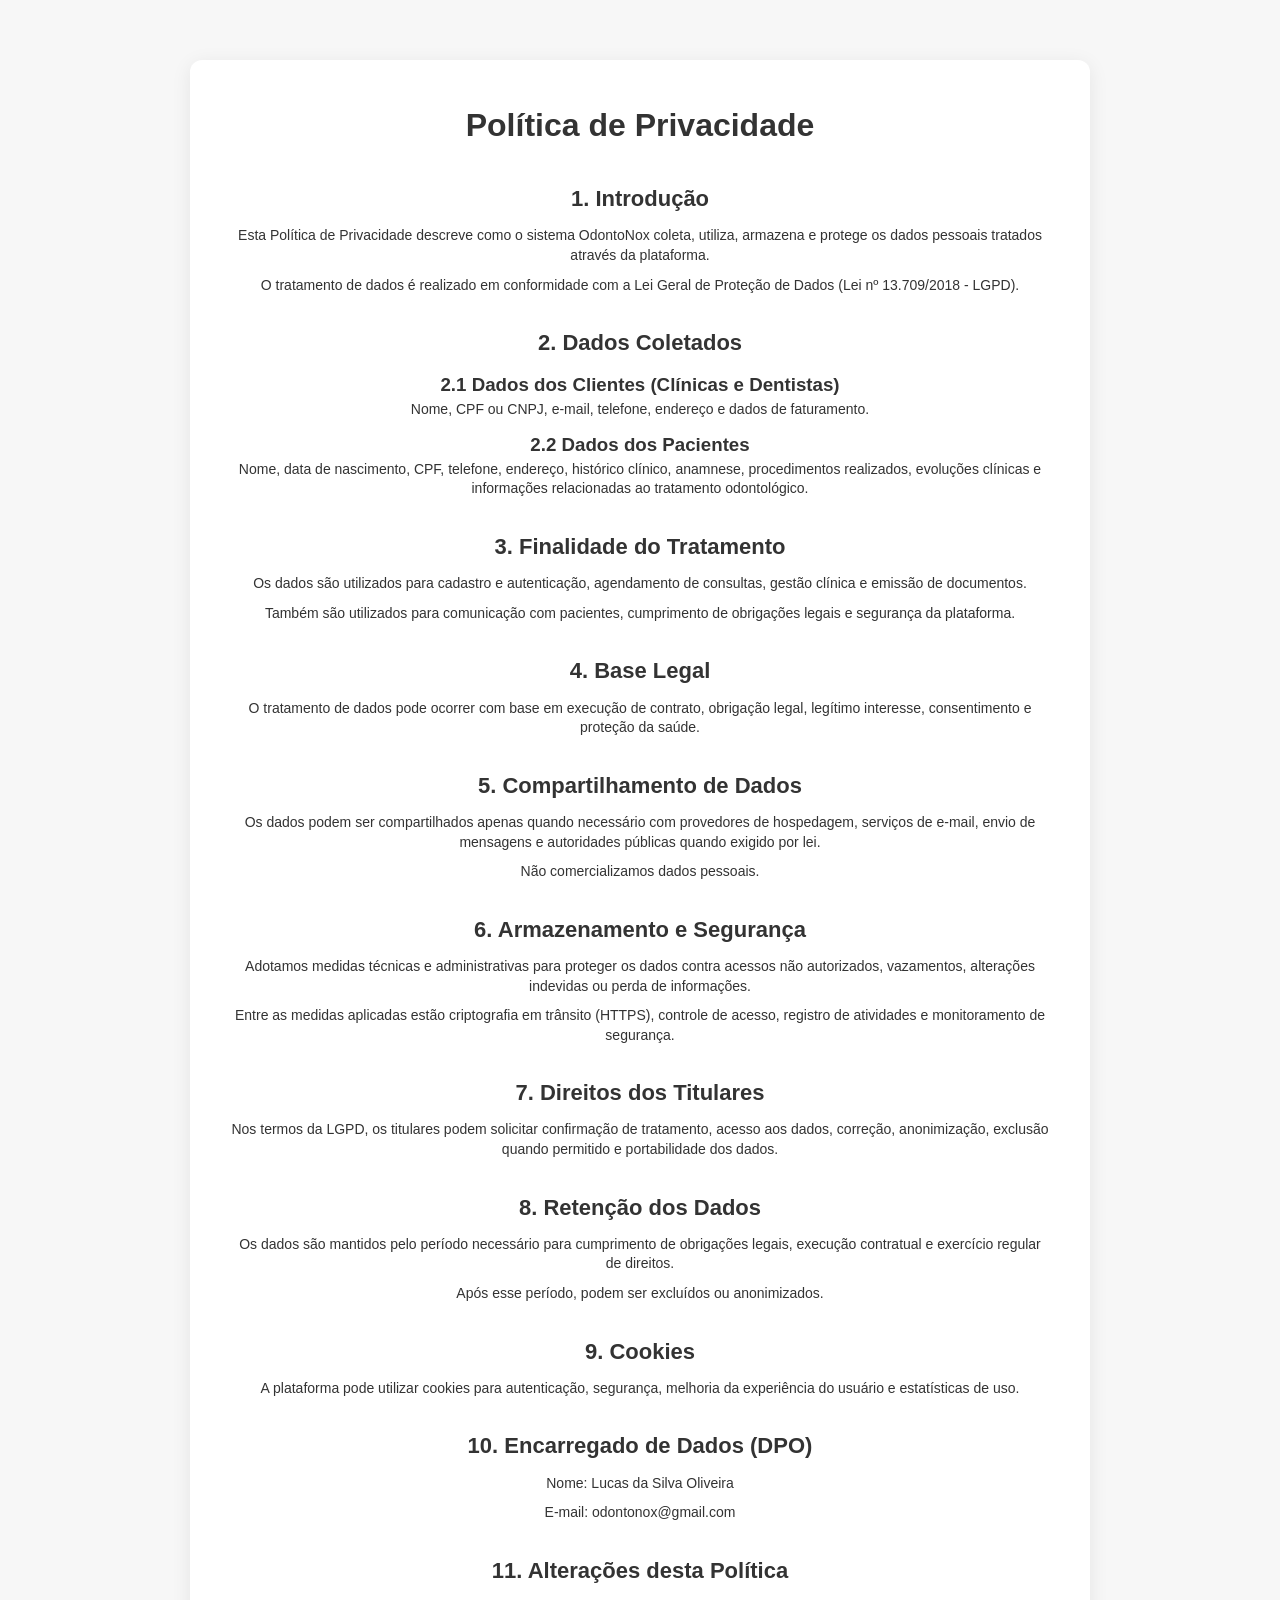
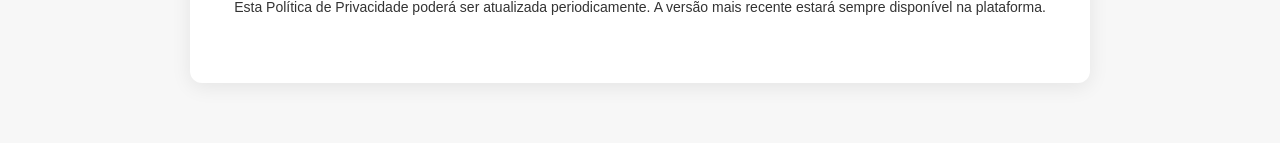
<file: PoliticaPrivacidade.html>
<!DOCTYPE html>
<html lang="pt-BR">

<head>
    <meta charset="UTF-8">
    <meta name="viewport" content="width=device-width, initial-scale=1.0">
    <meta name="description"
        content="OdontoNox — Software SaaS para gestão de clínicas odontológicas. Automatize processos, organize pacientes e aumente a produtividade da sua clínica.">
    <meta name="keywords"
        content="software odontológico, gestão clínica, SaaS odontologia, OdontoNox, agenda odontológica">
    <meta name="author" content="OdontoNox">
    <meta property="og:title" content="OdontoNox — Transforme a gestão da sua clínica odontológica">
    <meta property="og:description"
        content="Automatize processos, organize pacientes e centralize todas as operações em uma única plataforma.">
    <meta property="og:type" content="website">
    <meta property="og:locale" content="pt_BR">
    <title>OdontoNox — Termos de Privacidade</title>
    <link rel="shortcut icon" href="assets/icon/favicon.ico" type="image/x-icon">
    <link rel="preconnect" href="https://fonts.googleapis.com">
    <link rel="preconnect" href="https://fonts.gstatic.com" crossorigin>
    <link rel="canonical" href="https://odontonox.com.br" />
    <link href="https://fonts.googleapis.com/css2?family=Inter:wght@400;500;600;700;800&display=swap" rel="stylesheet">
    <link rel="stylesheet" href="assets/style.css">

      <style>
    body {
      font-family: Arial, Helvetica, sans-serif;
      background-color: #f7f7f7;
      margin: 0;
      padding: 0;
      color: #333;
    }

    main {
      max-width: 900px;
      margin: 60px auto;
      padding: 40px;
      background: #ffffff;
      border-radius: 12px;
      box-shadow: 0 4px 20px rgba(0,0,0,0.08);
      text-align: center;
    }

    h1 {
      font-size: 32px;
      margin-bottom: 30px;
    }

    h2 {
      font-size: 22px;
      margin-top: 30px;
      margin-bottom: 10px;
    }

    p {
      font-size: 14px;
      line-height: 1.4;
      margin-bottom: 10px;
    }

    section {
      margin-bottom: 25px;
    }
  </style>
</head>

<body>
 <main>
    <h1>Política de Privacidade</h1>

    <section>
      <h2>1. Introdução</h2>
      <p>
        Esta Política de Privacidade descreve como o sistema OdontoNox coleta, utiliza, armazena e protege os dados pessoais tratados através da plataforma.
      </p>
      <p>
        O tratamento de dados é realizado em conformidade com a Lei Geral de Proteção de Dados (Lei nº 13.709/2018 - LGPD).
      </p>
    </section>

    <section>
      <h2>2. Dados Coletados</h2>

      <h3>2.1 Dados dos Clientes (Clínicas e Dentistas)</h3>
      <p>Nome, CPF ou CNPJ, e-mail, telefone, endereço e dados de faturamento.</p>

      <h3>2.2 Dados dos Pacientes</h3>
      <p>
        Nome, data de nascimento, CPF, telefone, endereço, histórico clínico, anamnese,
        procedimentos realizados, evoluções clínicas e informações relacionadas ao tratamento odontológico.
      </p>
    </section>

    <section>
      <h2>3. Finalidade do Tratamento</h2>
      <p>Os dados são utilizados para cadastro e autenticação, agendamento de consultas, gestão clínica e emissão de documentos.</p>
      <p>Também são utilizados para comunicação com pacientes, cumprimento de obrigações legais e segurança da plataforma.</p>
    </section>

    <section>
      <h2>4. Base Legal</h2>
      <p>O tratamento de dados pode ocorrer com base em execução de contrato, obrigação legal, legítimo interesse, consentimento e proteção da saúde.</p>
    </section>

    <section>
      <h2>5. Compartilhamento de Dados</h2>
      <p>
        Os dados podem ser compartilhados apenas quando necessário com provedores de hospedagem, serviços de e-mail, envio de mensagens e autoridades públicas quando exigido por lei.
      </p>
      <p>Não comercializamos dados pessoais.</p>
    </section>

    <section>
      <h2>6. Armazenamento e Segurança</h2>
      <p>Adotamos medidas técnicas e administrativas para proteger os dados contra acessos não autorizados, vazamentos, alterações indevidas ou perda de informações.</p>

      <p>Entre as medidas aplicadas estão criptografia em trânsito (HTTPS), controle de acesso, registro de atividades e monitoramento de segurança.</p>
    </section>

    <section>
      <h2>7. Direitos dos Titulares</h2>
      <p>
        Nos termos da LGPD, os titulares podem solicitar confirmação de tratamento, acesso aos dados, correção, anonimização, exclusão quando permitido e portabilidade dos dados.
      </p>
    </section>

    <section>
      <h2>8. Retenção dos Dados</h2>
      <p>
        Os dados são mantidos pelo período necessário para cumprimento de obrigações legais, execução contratual e exercício regular de direitos.
      </p>
      <p>Após esse período, podem ser excluídos ou anonimizados.</p>
    </section>

    <section>
      <h2>9. Cookies</h2>
      <p>
        A plataforma pode utilizar cookies para autenticação, segurança, melhoria da experiência do usuário e estatísticas de uso.
      </p>
    </section>

    <section>
      <h2>10. Encarregado de Dados (DPO)</h2>
      <p>Nome: Lucas da Silva Oliveira</p>
      <p>E-mail: odontonox@gmail.com</p>
    </section>

    <section>
      <h2>11. Alterações desta Política</h2>
      <p>
        Esta Política de Privacidade poderá ser atualizada periodicamente. A versão mais recente estará sempre disponível na plataforma.
      </p>
    </section>

  </main>
</body>

</html>
</file>
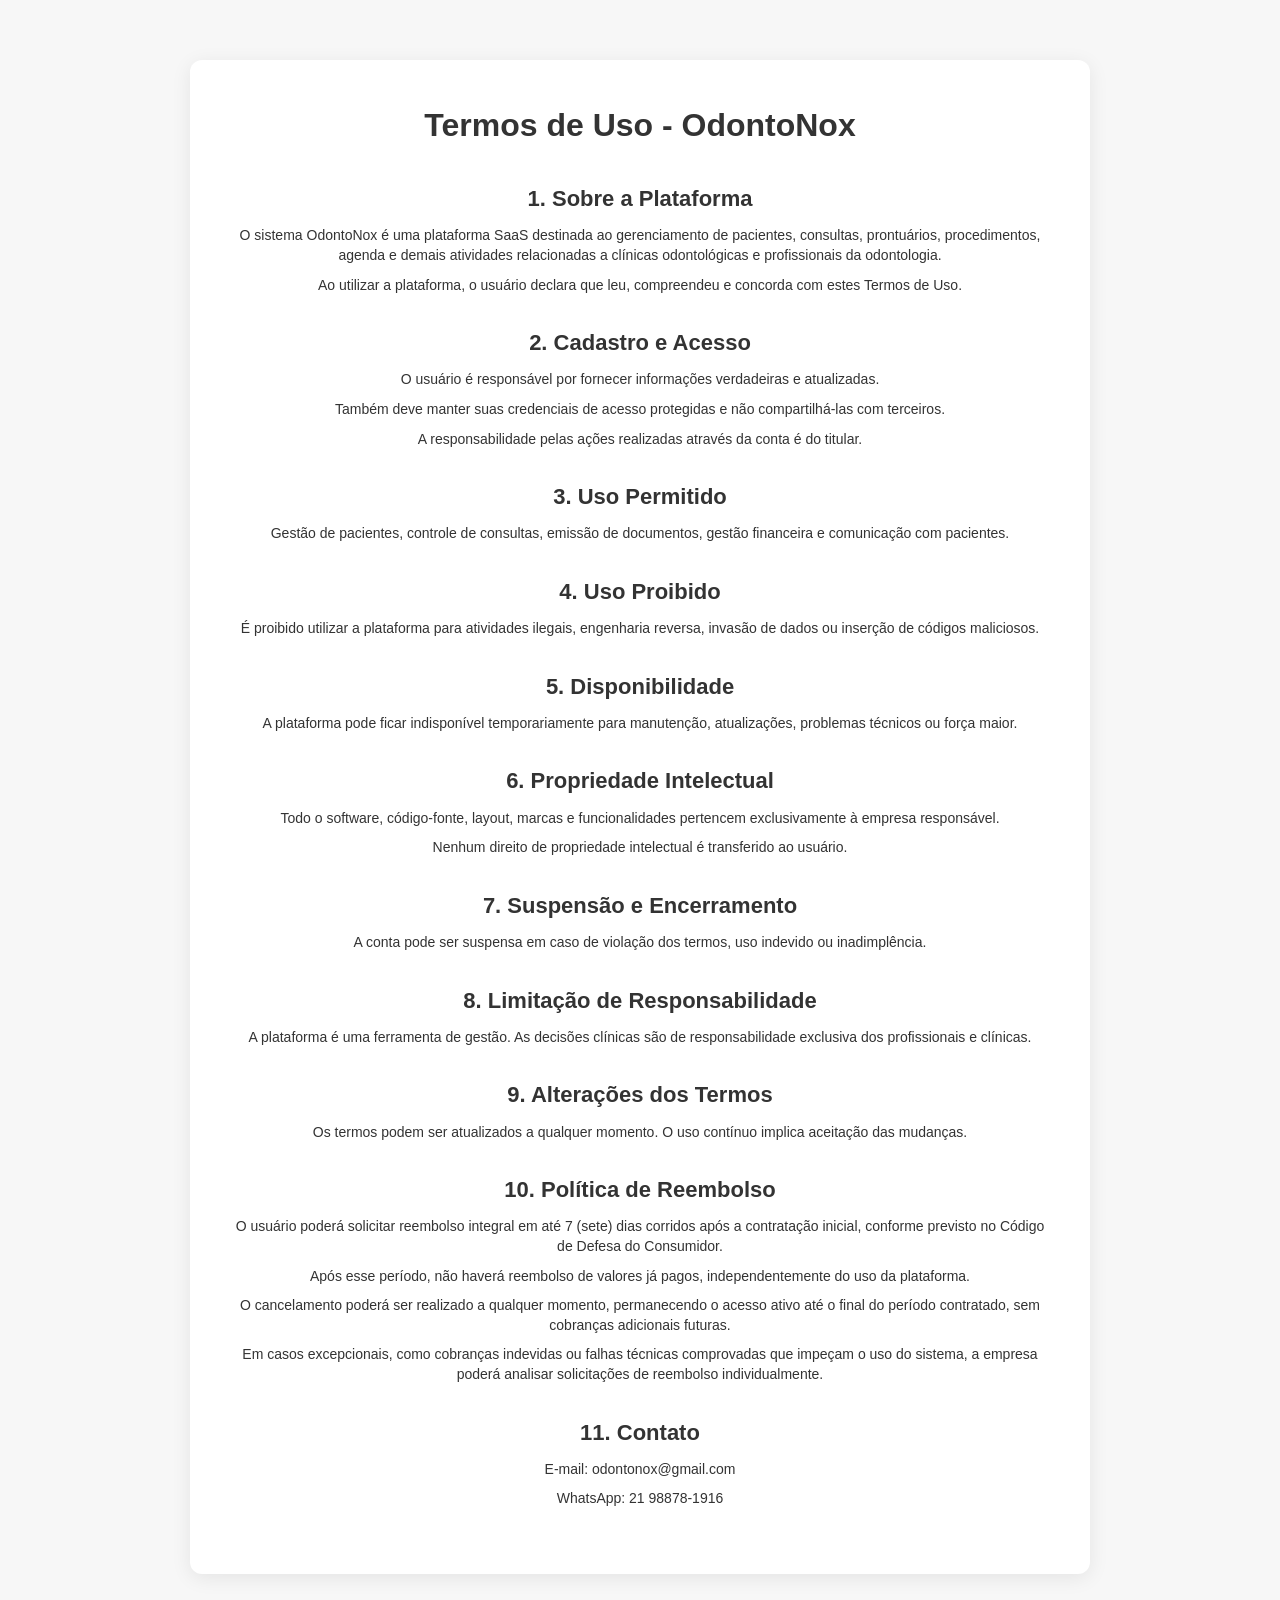
<file: TermosDeUso.html>
<!DOCTYPE html>
<html lang="pt-BR">

<head>
    <meta charset="UTF-8">
    <meta name="viewport" content="width=device-width, initial-scale=1.0">
    <meta name="description"
        content="OdontoNox — Software SaaS para gestão de clínicas odontológicas. Automatize processos, organize pacientes e aumente a produtividade da sua clínica.">
    <meta name="keywords"
        content="software odontológico, gestão clínica, SaaS odontologia, OdontoNox, agenda odontológica">
    <meta name="author" content="OdontoNox">
    <meta property="og:title" content="OdontoNox — Transforme a gestão da sua clínica odontológica">
    <meta property="og:description"
        content="Automatize processos, organize pacientes e centralize todas as operações em uma única plataforma.">
    <meta property="og:type" content="website">
    <meta property="og:locale" content="pt_BR">
    <title>OdontoNox — Termos de Uso</title>
    <link rel="shortcut icon" href="assets/icon/favicon.ico" type="image/x-icon">
    <link rel="preconnect" href="https://fonts.googleapis.com">
    <link rel="preconnect" href="https://fonts.gstatic.com" crossorigin>
    <link rel="canonical" href="https://odontonox.com.br" />
    <link href="https://fonts.googleapis.com/css2?family=Inter:wght@400;500;600;700;800&display=swap" rel="stylesheet">
    <link rel="stylesheet" href="assets/style.css">

    <style>
        body {
            font-family: Arial, Helvetica, sans-serif;
            background-color: #f7f7f7;
            margin: 0;
            padding: 0;
            color: #333;
        }

        main {
            max-width: 900px;
            margin: 60px auto;
            padding: 40px;
            background: #ffffff;
            border-radius: 12px;
            box-shadow: 0 4px 20px rgba(0, 0, 0, 0.08);
            text-align: center;
        }

        h1 {
            font-size: 32px;
            margin-bottom: 30px;
        }

        h2 {
            font-size: 22px;
            margin-top: 30px;
            margin-bottom: 10px;
        }

        p {
            font-size: 14px;
            line-height: 1.4;
            margin-bottom: 10px;
        }

        section {
            margin-bottom: 25px;
        }
    </style>
</head>

<body>
    <main>
        <h1>Termos de Uso - OdontoNox</h1>

        <section>
            <h2>1. Sobre a Plataforma</h2>
            <p>
                O sistema OdontoNox é uma plataforma SaaS destinada ao gerenciamento de pacientes, consultas,
                prontuários, procedimentos, agenda e demais atividades relacionadas a clínicas odontológicas e
                profissionais da odontologia.
            </p>
            <p>
                Ao utilizar a plataforma, o usuário declara que leu, compreendeu e concorda com estes Termos de Uso.
            </p>
        </section>

        <section>
            <h2>2. Cadastro e Acesso</h2>
            <p>O usuário é responsável por fornecer informações verdadeiras e atualizadas.</p>
            <p>Também deve manter suas credenciais de acesso protegidas e não compartilhá-las com terceiros.</p>
            <p>A responsabilidade pelas ações realizadas através da conta é do titular.</p>
        </section>

        <section>
            <h2>3. Uso Permitido</h2>
            <p>Gestão de pacientes, controle de consultas, emissão de documentos, gestão financeira e comunicação com
                pacientes.</p>
        </section>

        <section>
            <h2>4. Uso Proibido</h2>
            <p>É proibido utilizar a plataforma para atividades ilegais, engenharia reversa, invasão de dados ou
                inserção de códigos maliciosos.</p>
        </section>

        <section>
            <h2>5. Disponibilidade</h2>
            <p>
                A plataforma pode ficar indisponível temporariamente para manutenção, atualizações, problemas técnicos
                ou força maior.
            </p>
        </section>

        <section>
            <h2>6. Propriedade Intelectual</h2>
            <p>
                Todo o software, código-fonte, layout, marcas e funcionalidades pertencem exclusivamente à empresa
                responsável.
            </p>
            <p>Nenhum direito de propriedade intelectual é transferido ao usuário.</p>
        </section>

        <section>
            <h2>7. Suspensão e Encerramento</h2>
            <p>A conta pode ser suspensa em caso de violação dos termos, uso indevido ou inadimplência.</p>
        </section>

        <section>
            <h2>8. Limitação de Responsabilidade</h2>
            <p>
                A plataforma é uma ferramenta de gestão. As decisões clínicas são de responsabilidade exclusiva dos
                profissionais e clínicas.
            </p>
        </section>

        <section>
            <h2>9. Alterações dos Termos</h2>
            <p>
                Os termos podem ser atualizados a qualquer momento. O uso contínuo implica aceitação das mudanças.
            </p>
        </section>

        <section>
            <h2>10. Política de Reembolso</h2>

            <p>
                O usuário poderá solicitar reembolso integral em até 7 (sete) dias corridos após a contratação inicial,
                conforme previsto no Código de Defesa do Consumidor.
            </p>
            <p>Após esse período, não haverá reembolso de valores já pagos, independentemente do uso da plataforma.</p>

            <p>O cancelamento poderá ser realizado a qualquer momento, permanecendo o acesso ativo até o final do
                período contratado, sem cobranças adicionais futuras.</p>

            <p>Em casos excepcionais, como cobranças indevidas ou falhas técnicas comprovadas que impeçam o uso do
                sistema, a empresa poderá analisar solicitações de reembolso individualmente.</p>
        </section>

        <section>
            <h2>11. Contato</h2>
            <p>E-mail: odontonox@gmail.com</p>
            <p>WhatsApp: 21 98878-1916</p>
        </section>

    </main>
</body>

</html>
</file>
<file: assets/style.css>
/* ============================================
   OdontoNox Landing Page — Custom CSS
   No frameworks. Pure CSS.
   ============================================ */

/* --- Variables --- */
:root {
    /* --color-primary: #1dafa11a; */
    --color-primary: #062320;
    --color-primary-light: #3a6d69;
    --color-accent: #1dafa1;
    --color-accent-hover: #1a796f;
    --color-accent-light: #40c7b9;
    --color-accent-glow: rgba(37, 99, 235, 0.25);
    --color-white: #FFFFFF;
    --color-gray-50: #F8FAFC;
    --color-gray-100: #F1F5F9;
    --color-gray-200: #E2E8F0;
    --color-gray-300: #CBD5E1;
    --color-gray-400: #94A3B8;
    --color-gray-500: #64748B;
    --color-gray-600: #475569;
    --color-gray-700: #334155;
    --color-gray-800: #1E293B;
    --color-green: #10B981;
    --color-green-light: #D1FAE5;
    --color-red: #EF4444;
    --color-yellow: #F59E0B;
    --color-yellow-light: #FEF3C7;

    --font-family: 'Inter', -apple-system, BlinkMacSystemFont, 'Segoe UI', sans-serif;
    --header-height: 72px;
    --container-max: 1200px;
    --radius-sm: 8px;
    --radius-md: 12px;
    --radius-lg: 16px;
    --radius-xl: 24px;
    --shadow-sm: 0 1px 2px rgba(0, 0, 0, 0.05);
    --shadow-md: 0 4px 6px -1px rgba(0, 0, 0, 0.07), 0 2px 4px -2px rgba(0, 0, 0, 0.05);
    --shadow-lg: 0 10px 15px -3px rgba(0, 0, 0, 0.08), 0 4px 6px -4px rgba(0, 0, 0, 0.04);
    --shadow-xl: 0 20px 25px -5px rgba(0, 0, 0, 0.1), 0 8px 10px -6px rgba(0, 0, 0, 0.04);
    --shadow-glow: 0 0 60px rgba(37, 99, 235, 0.15);
    --transition: 0.25s cubic-bezier(0.4, 0, 0.2, 1);
}

/* --- Reset & Base --- */
*,
*::before,
*::after {
    box-sizing: border-box;
    margin: 0;
    padding: 0;
}

html {
    scroll-behavior: smooth;
    scroll-padding-top: var(--header-height);
}

body {
    font-family: var(--font-family);
    font-size: 16px;
    line-height: 1.6;
    color: var(--color-gray-700);
    background: var(--color-white);
    -webkit-font-smoothing: antialiased;
    overflow-x: hidden;
}

img {
    max-width: 100%;
    height: auto;
    display: block;
}

a {
    color: inherit;
    text-decoration: none;
}

ul {
    list-style: none;
}

button {
    font-family: inherit;
    cursor: pointer;
    border: none;
    background: none;
}

input,
select {
    font-family: inherit;
    font-size: inherit;
}

/* --- Utilities --- */
.container {
    width: 100%;
    max-width: var(--container-max);
    margin: 0 auto;
    padding: 0 24px;
}

.section {
    padding: 96px 0;
}

.section--dark {
    background: var(--color-primary);
    color: var(--color-white);
}

.section--gray {
    background: var(--color-gray-50);
}

.section-header {
    text-align: center;
    max-width: 640px;
    margin: 0 auto 64px;
}

.section-label {
    display: inline-block;
    font-size: 13px;
    font-weight: 600;
    text-transform: uppercase;
    letter-spacing: 0.08em;
    color: var(--color-accent);
    margin-bottom: 12px;
}

.section-label--light {
    color: var(--color-accent-light);
}

.section-title {
    font-size: clamp(28px, 4vw, 40px);
    font-weight: 800;
    line-height: 1.2;
    color: var(--color-primary);
    margin-bottom: 16px;
    letter-spacing: -0.02em;
}

.section-title--light {
    color: var(--color-white);
}

.section-subtitle {
    font-size: 18px;
    color: var(--color-gray-500);
    line-height: 1.7;
}

.section-subtitle--light {
    color: var(--color-gray-400);
}

.text-gradient {
    background: linear-gradient(135deg, var(--color-accent-light), var(--color-accent));
    -webkit-background-clip: text;
    -webkit-text-fill-color: transparent;
    background-clip: text;
}

/* --- Fade-in Animation --- */
.fade-in {
    opacity: 0;
    transform: translateY(24px);
    transition: opacity 0.6s ease, transform 0.6s ease;
}

.fade-in--delay {
    transition-delay: 0.15s;
}

.fade-in.is-visible {
    opacity: 1;
    transform: translateY(0);
}

/* --- Buttons --- */
.btn {
    display: inline-flex;
    align-items: center;
    justify-content: center;
    gap: 8px;
    font-weight: 600;
    font-size: 15px;
    border-radius: var(--radius-sm);
    padding: 12px 24px;
    transition: all var(--transition);
    white-space: nowrap;
    border: 2px solid transparent;
}

.btn--sm {
    padding: 8px 16px;
    font-size: 14px;
}

.btn--lg {
    padding: 16px 32px;
    font-size: 16px;
}

.btn--block {
    width: 100%;
}

.btn--primary {
    background: var(--color-accent);
    color: var(--color-white);
    border-color: var(--color-accent);
}

.btn--primary:hover {
    background: var(--color-accent-hover);
    border-color: var(--color-accent-hover);
    transform: translateY(-1px);
    box-shadow: 0 4px 12px var(--color-accent-glow);
}

.btn--outline {
    background: transparent;
    color: var(--color-gray-700);
    border-color: var(--color-gray-200);
}

.btn--outline:hover {
    border-color: var(--color-accent);
    color: var(--color-accent);
    background: rgba(37, 99, 235, 0.04);
}

.btn--ghost {
    background: transparent;
    color: var(--color-gray-600);
    border-color: transparent;
}

.btn--ghost:hover {
    color: var(--color-accent);
    background: rgba(37, 99, 235, 0.06);
}

/* --- Badge --- */
.badge {
    display: inline-flex;
    align-items: center;
    gap: 8px;
    padding: 6px 14px;
    background: rgba(37, 99, 235, 0.08);
    border: 1px solid rgba(37, 99, 235, 0.15);
    border-radius: 100px;
    font-size: 13px;
    font-weight: 500;
    color: var(--color-accent);
    margin-bottom: 24px;
}

.badge__dot {
    width: 8px;
    height: 8px;
    background: var(--color-green);
    border-radius: 50%;
    animation: pulse 2s infinite;
}

@keyframes pulse {
    0%, 100% { opacity: 1; }
    50% { opacity: 0.5; }
}

/* --- Tags --- */
.tag {
    display: inline-block;
    padding: 2px 10px;
    border-radius: 100px;
    font-size: 12px;
    font-weight: 600;
}

.tag--green {
    background: var(--color-green-light);
    color: #065F46;
}

.tag--yellow {
    background: var(--color-yellow-light);
    color: #92400E;
}

/* ============================================
   HEADER
   ============================================ */
.header {
    position: fixed;
    top: 0;
    left: 0;
    right: 0;
    z-index: 1000;
    height: var(--header-height);
    transition: background var(--transition), box-shadow var(--transition);
}

.header.is-scrolled {
    background: rgba(255, 255, 255, 0.92);
    backdrop-filter: blur(12px);
    -webkit-backdrop-filter: blur(12px);
    box-shadow: var(--shadow-sm);
}

.header__inner {
    display: flex;
    align-items: center;
    justify-content: space-between;
    height: 100%;
}

.logo {
    display: flex;
    align-items: center;
    gap: 10px;
    font-size: 20px;
    font-weight: 700;
    color: var(--color-primary);
}

.logo img {
    width: 200px;
}

.logo__accent {
    color: var(--color-accent);
}

.logo--footer .logo__text {
    color: var(--color-white);
}

.nav__list {
    display: flex;
    gap: 32px;
}

.nav__link {
    font-size: 14px;
    font-weight: 500;
    color: var(--color-gray-600);
    transition: color var(--transition);
}

.nav__link:hover {
    color: var(--color-accent);
}

.header__actions {
    display: flex;
    align-items: center;
    gap: 8px;
}

.menu-toggle {
    display: none;
    flex-direction: column;
    gap: 5px;
    padding: 8px;
}

.menu-toggle__bar {
    display: block;
    width: 22px;
    height: 2px;
    background: var(--color-gray-700);
    border-radius: 2px;
    transition: all var(--transition);
}

.menu-toggle.is-active .menu-toggle__bar:nth-child(1) {
    transform: rotate(45deg) translate(5px, 5px);
}

.menu-toggle.is-active .menu-toggle__bar:nth-child(2) {
    opacity: 0;
}

.menu-toggle.is-active .menu-toggle__bar:nth-child(3) {
    transform: rotate(-45deg) translate(5px, -5px);
}

/* ============================================
   HERO
   ============================================ */
.hero {
    position: relative;
    padding: calc(var(--header-height) + 64px) 0 96px;
    overflow: hidden;
}

.hero__bg {
    position: absolute;
    inset: 0;
    pointer-events: none;
}

.hero__gradient {
    position: absolute;
    top: -40%;
    right: -20%;
    width: 80%;
    height: 100%;
    background: radial-gradient(ellipse, rgba(37, 99, 235, 0.08) 0%, transparent 70%);
}

.hero__grid {
    position: absolute;
    inset: 0;
    background-image:
        linear-gradient(rgba(37, 99, 235, 0.03) 1px, transparent 1px),
        linear-gradient(90deg, rgba(37, 99, 235, 0.03) 1px, transparent 1px);
    background-size: 60px 60px;
    mask-image: linear-gradient(to bottom, black 30%, transparent 100%);
    -webkit-mask-image: linear-gradient(to bottom, black 30%, transparent 100%);
}

.hero__inner {
    display: grid;
    grid-template-columns: 1fr 1.1fr;
    gap: 64px;
    align-items: center;
    position: relative;
}

.hero__title {
    font-size: clamp(32px, 5vw, 52px);
    font-weight: 800;
    line-height: 1.1;
    color: var(--color-primary);
    letter-spacing: -0.03em;
    margin-bottom: 20px;
}

.hero__subtitle {
    font-size: 18px;
    color: var(--color-gray-500);
    line-height: 1.7;
    margin-bottom: 32px;
    max-width: 520px;
}

.hero__cta {
    display: flex;
    flex-wrap: wrap;
    gap: 12px;
    margin-bottom: 40px;
}

.hero__stats {
    display: flex;
    align-items: center;
    gap: 24px;
}

.hero__stat-value {
    display: block;
    font-size: 22px;
    font-weight: 700;
    color: var(--color-primary);
}

.hero__stat-label {
    font-size: 13px;
    color: var(--color-gray-400);
}

.hero__stat-divider {
    width: 1px;
    height: 36px;
    background: var(--color-gray-200);
}

.hero__mockup {
    position: relative;
}

.hero__mockup-glow {
    position: absolute;
    bottom: -20%;
    left: 50%;
    transform: translateX(-50%);
    width: 80%;
    height: 40%;
    background: radial-gradient(ellipse, var(--color-accent-glow), transparent 70%);
    filter: blur(40px);
    z-index: -1;
}

/* --- Mockup Browser --- */
.mockup-browser {
    background: var(--color-white);
    border-radius: var(--radius-lg);
    box-shadow: var(--shadow-xl), var(--shadow-glow);
    border: 1px solid var(--color-gray-200);
    overflow: hidden;
    animation: float 6s ease-in-out infinite;
}

@keyframes float {
    0%, 100% { transform: translateY(0); }
    50% { transform: translateY(-8px); }
}

.mockup-browser__bar {
    display: flex;
    align-items: center;
    gap: 6px;
    padding: 12px 16px;
    background: var(--color-gray-50);
    border-bottom: 1px solid var(--color-gray-200);
}

.mockup-browser__dot {
    width: 10px;
    height: 10px;
    border-radius: 50%;
}

.mockup-browser__dot--red { background: #FF5F57; }
.mockup-browser__dot--yellow { background: #FEBC2E; }
.mockup-browser__dot--green { background: #28C840; }

.mockup-browser__url {
    flex: 1;
    text-align: center;
    font-size: 11px;
    color: var(--color-gray-400);
    background: var(--color-white);
    padding: 4px 12px;
    border-radius: 6px;
    margin-left: 8px;
}

.mockup-dashboard {
    display: flex;
    min-height: 340px;
}

.mockup-sidebar {
    width: 48px;
    background: var(--color-primary);
    padding: 16px 8px;
    display: flex;
    flex-direction: column;
    gap: 10px;
    align-items: center;
}

.mockup-sidebar__logo {
    width: 24px;
    height: 24px;
    background: var(--color-accent);
    border-radius: 6px;
    margin-bottom: 8px;
}

.mockup-sidebar__item {
    width: 28px;
    height: 28px;
    border-radius: 6px;
    background: rgba(255, 255, 255, 0.08);
}

.mockup-sidebar__item--active {
    background: var(--color-accent);
}

.mockup-main {
    flex: 1;
    padding: 16px;
    background: var(--color-gray-50);
}

.mockup-header {
    display: flex;
    justify-content: space-between;
    align-items: center;
    margin-bottom: 16px;
}

.mockup-header__title {
    width: 120px;
    height: 14px;
    background: var(--color-gray-300);
    border-radius: 4px;
}

.mockup-header__actions {
    display: flex;
    gap: 8px;
    align-items: center;
}

.mockup-header__btn {
    width: 60px;
    height: 28px;
    background: var(--color-accent);
    border-radius: 6px;
}

.mockup-header__avatar {
    width: 28px;
    height: 28px;
    background: var(--color-gray-300);
    border-radius: 50%;
}

.mockup-metrics {
    display: grid;
    grid-template-columns: repeat(4, 1fr);
    gap: 10px;
    margin-bottom: 16px;
}

.mockup-metric {
    background: var(--color-white);
    padding: 10px;
    border-radius: var(--radius-sm);
    border: 1px solid var(--color-gray-200);
}

.mockup-metric__label {
    display: block;
    font-size: 9px;
    color: var(--color-gray-400);
    margin-bottom: 4px;
}

.mockup-metric__value {
    display: block;
    font-size: 16px;
    font-weight: 700;
    color: var(--color-primary);
}

.mockup-metric__change {
    font-size: 9px;
    font-weight: 600;
}

.mockup-metric__change--up {
    color: var(--color-green);
}

.mockup-panels {
    display: grid;
    grid-template-columns: 1.2fr 1fr;
    gap: 10px;
}

.mockup-panel {
    background: var(--color-white);
    border-radius: var(--radius-sm);
    border: 1px solid var(--color-gray-200);
    padding: 12px;
}

.mockup-panel__title {
    font-size: 10px;
    font-weight: 600;
    color: var(--color-gray-500);
    margin-bottom: 10px;
}

.mockup-chart {
    display: flex;
    align-items: flex-end;
    gap: 6px;
    height: 80px;
}

.mockup-chart__bar {
    flex: 1;
    height: var(--h);
    background: var(--color-gray-200);
    border-radius: 3px 3px 0 0;
    transition: height 0.5s ease;
}

.mockup-chart__bar--highlight {
    background: linear-gradient(to top, var(--color-accent), var(--color-accent-light));
}

.mockup-agenda {
    display: flex;
    flex-direction: column;
    gap: 6px;
}

.mockup-agenda__item {
    display: flex;
    align-items: center;
    gap: 8px;
    padding: 6px 8px;
    border-radius: 4px;
    font-size: 9px;
}

.mockup-agenda__item--active {
    background: rgba(37, 99, 235, 0.08);
    border-left: 2px solid var(--color-accent);
}

.mockup-agenda__time {
    font-weight: 600;
    color: var(--color-gray-500);
    min-width: 32px;
}

.mockup-agenda__name {
    flex: 1;
    font-weight: 500;
    color: var(--color-gray-700);
}

.mockup-agenda__tag {
    font-size: 8px;
    padding: 2px 6px;
    background: var(--color-gray-100);
    border-radius: 100px;
    color: var(--color-gray-500);
}

/* ============================================
   LOGOS
   ============================================ */
.logos {
    padding: 48px 0;
    border-bottom: 1px solid var(--color-gray-100);
}

.logos__title {
    text-align: center;
    font-size: 13px;
    font-weight: 500;
    color: var(--color-gray-400);
    text-transform: uppercase;
    letter-spacing: 0.06em;
    margin-bottom: 32px;
}

.logos__grid {
    display: flex;
    flex-wrap: wrap;
    justify-content: center;
    align-items: center;
    gap: 40px 56px;
}

.logos__item {
    opacity: 0.5;
    transition: opacity var(--transition);
}

.logos__item:hover {
    opacity: 0.8;
}

.logos__icon {
    height: 32px;
    color: var(--color-gray-400);
}

/* ============================================
   BENEFITS
   ============================================ */
.benefits__grid {
    display: grid;
    grid-template-columns: repeat(4, 1fr);
    gap: 24px;
}

.benefit-card {
    padding: 28px;
    background: var(--color-white);
    border: 1px solid var(--color-gray-200);
    border-radius: var(--radius-lg);
    transition: all var(--transition);
}

.benefit-card:hover {
    border-color: rgba(37, 99, 235, 0.2);
    box-shadow: var(--shadow-lg);
    transform: translateY(-4px);
}

.benefit-card__icon {
    display: flex;
    align-items: center;
    justify-content: center;
    width: 48px;
    height: 48px;
    background: rgba(37, 99, 235, 0.08);
    border-radius: var(--radius-md);
    color: var(--color-accent);
    margin-bottom: 20px;
}

.benefit-card__title {
    font-size: 16px;
    font-weight: 700;
    color: var(--color-primary);
    margin-bottom: 8px;
}

.benefit-card__text {
    font-size: 14px;
    color: var(--color-gray-500);
    line-height: 1.6;
}

/* ============================================
   PROBLEMS
   ============================================ */
.problems__grid {
    display: grid;
    grid-template-columns: 1fr auto 1fr;
    gap: 32px;
    align-items: start;
    max-width: 900px;
    margin: 0 auto;
}

.problems__heading {
    font-size: 18px;
    font-weight: 700;
    margin-bottom: 24px;
}

.problems__heading--pain {
    color: #FCA5A5;
}

.problems__heading--solution {
    color: var(--color-accent-light);
}

.problems__list {
    display: flex;
    flex-direction: column;
    gap: 16px;
}

.problems__item {
    display: flex;
    align-items: center;
    gap: 12px;
    font-size: 15px;
    padding: 12px 16px;
    border-radius: var(--radius-sm);
}

.problems__item--pain {
    background: rgba(239, 68, 68, 0.08);
    color: rgba(255, 255, 255, 0.85);
}

.problems__item--solution {
    background: rgba(37, 99, 235, 0.12);
    color: rgba(255, 255, 255, 0.9);
}

.problems__icon {
    display: flex;
    align-items: center;
    justify-content: center;
    width: 24px;
    height: 24px;
    border-radius: 50%;
    font-size: 12px;
    font-weight: 700;
    flex-shrink: 0;
}

.problems__icon--pain {
    background: rgba(239, 68, 68, 0.2);
    color: #FCA5A5;
}

.problems__icon--solution {
    background: rgba(16, 185, 129, 0.2);
    color: var(--color-green);
}

.problems__arrow {
    display: flex;
    align-items: center;
    justify-content: center;
    padding-top: 48px;
}

/* ============================================
   DEMO
   ============================================ */
.demo__wrapper {
    background: var(--color-white);
    border: 1px solid var(--color-gray-200);
    border-radius: var(--radius-xl);
    overflow: hidden;
    box-shadow: var(--shadow-lg);
}

.demo__tabs {
    display: flex;
    gap: 4px;
    padding: 8px;
    background: var(--color-gray-50);
    border-bottom: 1px solid var(--color-gray-200);
    overflow-x: auto;
}

.demo__tab {
    padding: 10px 20px;
    font-size: 14px;
    font-weight: 500;
    color: var(--color-gray-500);
    border-radius: var(--radius-sm);
    transition: all var(--transition);
    white-space: nowrap;
}

.demo__tab:hover {
    color: var(--color-gray-700);
    background: var(--color-white);
}

.demo__tab--active {
    background: var(--color-white);
    color: var(--color-accent);
    box-shadow: var(--shadow-sm);
    font-weight: 600;
}

.demo__screens {
    position: relative;
    min-height: 360px;
}

.demo__screen {
    display: none;
    padding: 32px;
    animation: fadeScreen 0.4s ease;
}

.demo__screen--active {
    display: block;
}

@keyframes fadeScreen {
    from { opacity: 0; transform: translateY(8px); }
    to { opacity: 1; transform: translateY(0); }
}

.demo-screen {
    background: var(--color-gray-50);
    border-radius: var(--radius-md);
    padding: 24px;
    min-height: 280px;
}

.demo-screen__metrics {
    display: flex;
    gap: 24px;
    margin-bottom: 24px;
}

.demo-screen__metric {
    background: var(--color-white);
    padding: 16px 24px;
    border-radius: var(--radius-sm);
    border: 1px solid var(--color-gray-200);
}

.demo-screen__metric span {
    display: block;
    font-size: 12px;
    color: var(--color-gray-400);
    margin-bottom: 4px;
}

.demo-screen__metric strong {
    font-size: 24px;
    color: var(--color-primary);
}

.demo-screen__chart-area {
    background: var(--color-white);
    border-radius: var(--radius-sm);
    border: 1px solid var(--color-gray-200);
    padding: 24px;
    height: 180px;
}

.demo-screen__chart-bars {
    display: flex;
    align-items: flex-end;
    gap: 12px;
    height: 100%;
}

.demo-screen__chart-bars div {
    flex: 1;
    height: var(--h);
    background: linear-gradient(to top, var(--color-accent), var(--color-accent-light));
    border-radius: 4px 4px 0 0;
    opacity: 0.7;
    transition: height 0.5s ease;
}

.demo-screen__chart-bars div:nth-child(even) {
    opacity: 1;
}

/* Demo Agenda */
.demo-agenda-grid {
    display: grid;
    grid-template-columns: repeat(3, 1fr);
    gap: 12px;
}

.demo-agenda-col {
    display: flex;
    flex-direction: column;
    gap: 8px;
}

.demo-agenda-slot {
    height: 48px;
    background: var(--color-white);
    border: 1px dashed var(--color-gray-200);
    border-radius: var(--radius-sm);
}

.demo-agenda-slot--filled {
    border-style: solid;
    border-color: rgba(37, 99, 235, 0.2);
    background: rgba(37, 99, 235, 0.06);
    display: flex;
    align-items: center;
    padding: 0 12px;
    font-size: 12px;
    font-weight: 500;
    color: var(--color-gray-700);
}

/* Demo Pacientes */
.demo-patient-list {
    display: flex;
    flex-direction: column;
    gap: 8px;
}

.demo-patient {
    display: flex;
    align-items: center;
    gap: 12px;
    padding: 12px 16px;
    background: var(--color-white);
    border-radius: var(--radius-sm);
    border: 1px solid var(--color-gray-200);
}

.demo-patient__avatar {
    width: 36px;
    height: 36px;
    background: var(--color-accent);
    color: var(--color-white);
    border-radius: 50%;
    display: flex;
    align-items: center;
    justify-content: center;
    font-size: 12px;
    font-weight: 600;
}

.demo-patient__info {
    flex: 1;
}

.demo-patient__info strong {
    display: block;
    font-size: 14px;
    color: var(--color-primary);
}

.demo-patient__info span {
    font-size: 12px;
    color: var(--color-gray-400);
}

.demo-patient__status {
    font-size: 11px;
    font-weight: 600;
    padding: 4px 10px;
    border-radius: 100px;
    background: var(--color-gray-100);
    color: var(--color-gray-500);
}

.demo-patient__status--active {
    background: var(--color-green-light);
    color: #065F46;
}

/* Demo Financeiro */
.demo-finance-summary {
    display: grid;
    grid-template-columns: repeat(3, 1fr);
    gap: 12px;
    margin-bottom: 16px;
}

.demo-finance-card {
    padding: 16px;
    background: var(--color-white);
    border-radius: var(--radius-sm);
    border: 1px solid var(--color-gray-200);
}

.demo-finance-card span {
    display: block;
    font-size: 12px;
    color: var(--color-gray-400);
    margin-bottom: 4px;
}

.demo-finance-card strong {
    font-size: 20px;
    color: var(--color-primary);
}

.demo-finance-card--in strong { color: var(--color-green); }
.demo-finance-card--out strong { color: var(--color-red); }

.demo-finance-table {
    background: var(--color-white);
    border-radius: var(--radius-sm);
    border: 1px solid var(--color-gray-200);
    overflow: hidden;
}

.demo-finance-row {
    display: grid;
    grid-template-columns: 2fr 1fr 1fr;
    padding: 12px 16px;
    font-size: 13px;
    border-bottom: 1px solid var(--color-gray-100);
    align-items: center;
}

.demo-finance-row--header {
    background: var(--color-gray-50);
    font-weight: 600;
    font-size: 12px;
    color: var(--color-gray-500);
    text-transform: uppercase;
}

/* Demo Relatórios */
.demo-report-cards {
    display: grid;
    grid-template-columns: repeat(3, 1fr);
    gap: 16px;
}

.demo-report-card {
    background: var(--color-white);
    padding: 20px;
    border-radius: var(--radius-sm);
    border: 1px solid var(--color-gray-200);
}

.demo-report-card span {
    display: block;
    font-size: 12px;
    color: var(--color-gray-400);
    margin-bottom: 4px;
}

.demo-report-card strong {
    display: block;
    font-size: 28px;
    color: var(--color-primary);
    margin-bottom: 12px;
}

.demo-report-bar {
    height: 6px;
    background: var(--color-gray-100);
    border-radius: 3px;
    overflow: hidden;
}

.demo-report-bar::after {
    content: '';
    display: block;
    height: 100%;
    width: var(--w);
    background: linear-gradient(90deg, var(--color-accent), var(--color-accent-light));
    border-radius: 3px;
}

/* ============================================
   FEATURES
   ============================================ */
.features__grid {
    display: grid;
    grid-template-columns: repeat(3, 1fr);
    gap: 32px;
}

.feature-item {
    text-align: center;
    padding: 32px 24px;
    background: var(--color-white);
    border-radius: var(--radius-lg);
    border: 1px solid var(--color-gray-200);
    transition: all var(--transition);
}

.feature-item:hover {
    box-shadow: var(--shadow-lg);
    transform: translateY(-4px);
}

.feature-item__visual {
    display: flex;
    align-items: center;
    justify-content: center;
    height: 80px;
    margin-bottom: 20px;
}

.feature-item__title {
    font-size: 17px;
    font-weight: 700;
    color: var(--color-primary);
    margin-bottom: 8px;
}

.feature-item__text {
    font-size: 14px;
    color: var(--color-gray-500);
    line-height: 1.6;
}

/* Feature mini visuals */
.feature-mini-calendar {
    width: 100px;
}

.feature-mini-calendar__header {
    height: 16px;
    background: var(--color-accent);
    border-radius: 4px 4px 0 0;
}

.feature-mini-calendar__grid {
    display: grid;
    grid-template-columns: repeat(7, 1fr);
    gap: 3px;
    padding: 6px;
    background: var(--color-white);
    border: 1px solid var(--color-gray-200);
    border-radius: 0 0 4px 4px;
}

.feature-mini-calendar__day {
    aspect-ratio: 1;
    background: var(--color-gray-100);
    border-radius: 2px;
}

.feature-mini-calendar__day--active {
    background: var(--color-accent);
}

.feature-mini-calendar__day--event {
    background: rgba(37, 99, 235, 0.3);
}

.feature-mini-finance {
    width: 120px;
}

.feature-mini-finance__bar {
    height: 12px;
    width: var(--w);
    background: var(--color-accent);
    border-radius: 6px;
    margin-bottom: 8px;
}

.feature-mini-finance__bar--secondary {
    background: var(--color-gray-200);
}

.feature-mini-bell {
    position: relative;
}

.feature-mini-bell__badge {
    position: absolute;
    top: -4px;
    right: -8px;
    width: 18px;
    height: 18px;
    background: var(--color-red);
    color: white;
    font-size: 10px;
    font-weight: 700;
    border-radius: 50%;
    display: flex;
    align-items: center;
    justify-content: center;
}

.feature-mini-kpi__value {
    font-size: 28px;
    font-weight: 800;
    color: var(--color-green);
}

.feature-mini-kpi__line {
    width: 60px;
    height: 3px;
    background: linear-gradient(90deg, var(--color-green), transparent);
    margin-top: 8px;
}

.feature-mini-team {
    display: flex;
}

.feature-mini-team__avatar {
    width: 36px;
    height: 36px;
    background: var(--color-gray-200);
    border-radius: 50%;
    border: 2px solid var(--color-white);
    margin-left: -8px;
}

.feature-mini-team__avatar:first-child {
    margin-left: 0;
}

.feature-mini-team__avatar--add {
    background: rgba(37, 99, 235, 0.1);
    color: var(--color-accent);
    display: flex;
    align-items: center;
    justify-content: center;
    font-weight: 700;
    font-size: 14px;
}

.feature-mini-payment {
    width: 120px;
}

.feature-mini-payment__row {
    display: flex;
    justify-content: space-between;
    align-items: center;
    margin-bottom: 8px;
}

.feature-mini-payment__row span:first-child {
    display: block;
    width: 70%;
    height: 8px;
    background: var(--color-gray-200);
    border-radius: 4px;
}

/* ============================================
   METRICS
   ============================================ */
.metrics__grid {
    display: grid;
    grid-template-columns: repeat(4, 1fr);
    gap: 24px;
}

.metric-card {
    text-align: center;
    padding: 40px 24px;
    background: linear-gradient(135deg, var(--color-primary), var(--color-primary-light));
    border-radius: var(--radius-lg);
    color: var(--color-white);
    transition: transform var(--transition);
}

.metric-card:hover {
    transform: translateY(-4px);
}

.metric-card__value {
    display: block;
    font-size: 48px;
    font-weight: 800;
    letter-spacing: -0.02em;
    margin-bottom: 8px;
    background: linear-gradient(135deg, var(--color-white), var(--color-accent-light));
    -webkit-background-clip: text;
    -webkit-text-fill-color: transparent;
    background-clip: text;
}

.metric-card__label {
    display: block;
    font-size: 16px;
    font-weight: 600;
    margin-bottom: 8px;
}

.metric-card__desc {
    font-size: 13px;
    color: var(--color-gray-400);
    line-height: 1.5;
}

/* ============================================
   TESTIMONIALS
   ============================================ */
.testimonials__grid {
    display: grid;
    grid-template-columns: repeat(3, 1fr);
    gap: 24px;
}

.testimonial-card {
    padding: 32px;
    background: var(--color-white);
    border: 1px solid var(--color-gray-200);
    border-radius: var(--radius-lg);
    transition: all var(--transition);
}

.testimonial-card:hover {
    box-shadow: var(--shadow-lg);
}

.testimonial-card__stars {
    color: var(--color-yellow);
    font-size: 16px;
    letter-spacing: 2px;
    margin-bottom: 16px;
}

.testimonial-card__text {
    font-size: 15px;
    color: var(--color-gray-600);
    line-height: 1.7;
    margin-bottom: 24px;
    font-style: italic;
}

.testimonial-card__author {
    display: flex;
    align-items: center;
    gap: 12px;
}

.testimonial-card__photo {
    width: 48px;
    height: 48px;
    border-radius: 50%;
    object-fit: cover;
}

.testimonial-card__name {
    display: block;
    font-style: normal;
    font-weight: 700;
    font-size: 14px;
    color: var(--color-primary);
}

.testimonial-card__role {
    font-size: 12px;
    color: var(--color-gray-400);
}

/* ============================================
   COMPARISON
   ============================================ */
.comparison__table {
    max-width: 800px;
    margin: 0 auto;
    border: 1px solid var(--color-gray-200);
    border-radius: var(--radius-lg);
    overflow: hidden;
}

.comparison__header,
.comparison__row {
    display: grid;
    grid-template-columns: 1.2fr 1fr 1fr;
}

.comparison__header {
    background: var(--color-gray-50);
    font-weight: 700;
    font-size: 14px;
}

.comparison__col {
    padding: 16px 20px;
    border-bottom: 1px solid var(--color-gray-100);
    display: flex;
    align-items: center;
}

.comparison__col--feature {
    font-weight: 600;
    color: var(--color-primary);
}

.comparison__col--traditional {
    color: var(--color-gray-500);
}

.comparison__col--odontonox {
    background: rgba(37, 99, 235, 0.04);
}

.comparison__bad,
.comparison__good {
    display: inline-flex;
    align-items: center;
    gap: 6px;
    font-size: 14px;
}

.comparison__bad::before {
    content: '✕';
    color: var(--color-red);
    font-weight: 700;
}

.comparison__good::before {
    content: '✓';
    color: var(--color-green);
    font-weight: 700;
}

/* ============================================
   INTEGRATIONS
   ============================================ */
.integrations__grid {
    display: grid;
    /* justify-content: center; */
    grid-template-columns: repeat(1, 1fr);
    gap: 20px;
}

.integration-card {
    text-align: center;
    padding: 28px 16px;
    background: var(--color-white);
    border: 1px solid var(--color-gray-200);
    border-radius: var(--radius-lg);
    transition: all var(--transition);
}

.integration-card:hover {
    border-color: rgba(37, 99, 235, 0.2);
    box-shadow: var(--shadow-md);
    transform: translateY(-2px);
}

.integration-card__icon {
    display: flex;
    align-items: center;
    justify-content: center;
    width: 56px;
    height: 56px;
    margin: 0 auto 16px;
    border-radius: var(--radius-md);
    background: var(--color-gray-50);
}

.integration-card__icon--whatsapp {
    background: rgba(37, 211, 102, 0.1);
    color: #25D366;
}

.integration-card__title {
    font-size: 15px;
    font-weight: 700;
    color: var(--color-primary);
    margin-bottom: 6px;
}

.integration-card__text {
    font-size: 13px;
    color: var(--color-gray-400);
    line-height: 1.5;
}

/* ============================================
   PRICING
   ============================================ */
.pricing__grid {
    display: grid;
    grid-template-columns: repeat(3, 1fr);
    gap: 24px;
    align-items: start;
}

.pricing-card {
    position: relative;
    padding: 36px 28px;
    background: var(--color-white);
    border: 1px solid var(--color-gray-200);
    border-radius: var(--radius-xl);
    transition: all var(--transition);
}

.pricing-card:hover {
    box-shadow: var(--shadow-lg);
}

.pricing-card--featured {
    border-color: var(--color-accent);
    box-shadow: var(--shadow-xl), 0 0 0 1px var(--color-accent);
    transform: scale(1.04);
}

.pricing-card__badge {
    position: absolute;
    top: -12px;
    left: 50%;
    transform: translateX(-50%);
    padding: 4px 16px;
    background: var(--color-accent);
    color: var(--color-white);
    font-size: 12px;
    font-weight: 600;
    border-radius: 100px;
    white-space: nowrap;
}

.pricing-card__name {
    font-size: 20px;
    font-weight: 700;
    color: var(--color-primary);
    margin-bottom: 4px;
}

.pricing-card__desc {
    font-size: 14px;
    color: var(--color-gray-400);
    margin-bottom: 24px;
}

.pricing-card__price {
    margin-bottom: 28px;
}

.pricing-card__price small {
    font-size: 12px;
}

.pricing-card__currency {
    font-size: 18px;
    font-weight: 600;
    color: var(--color-gray-500);
    vertical-align: top;
}

.pricing-card__amount {
    font-size: 48px;
    font-weight: 800;
    color: var(--color-primary);
    letter-spacing: -0.02em;
}

.pricing-card__amount--custom {
    font-size: 32px;
}

.pricing-card__period {
    font-size: 14px;
    color: var(--color-gray-400);
}

.pricing-card__features {
    margin-bottom: 28px;
}

.pricing-card__features li {
    position: relative;
    padding: 8px 0 8px 28px;
    font-size: 14px;
    color: var(--color-gray-600);
    border-bottom: 1px solid var(--color-gray-100);
}

.pricing-card__features li::before {
    content: '✓';
    position: absolute;
    left: 0;
    color: var(--color-green);
    font-weight: 700;
}

/* ============================================
   FAQ
   ============================================ */
.faq__list {
    max-width: 720px;
    margin: 0 auto;
}

.faq__item {
    border-bottom: 1px solid var(--color-gray-200);
}

.faq__question {
    padding: 20px 40px 20px 0;
    font-size: 16px;
    font-weight: 600;
    color: var(--color-primary);
    cursor: pointer;
    list-style: none;
    position: relative;
    transition: color var(--transition);
}

.faq__question::-webkit-details-marker {
    display: none;
}

.faq__question::after {
    content: '+';
    position: absolute;
    right: 0;
    top: 50%;
    transform: translateY(-50%);
    font-size: 22px;
    font-weight: 400;
    color: var(--color-gray-400);
    transition: transform var(--transition);
}

.faq__item[open] .faq__question::after {
    content: '−';
}

.faq__item[open] .faq__question {
    color: var(--color-accent);
}

.faq__answer {
    padding: 0 0 20px;
    font-size: 15px;
    color: var(--color-gray-500);
    line-height: 1.7;
}

/* ============================================
   CTA FINAL
   ============================================ */
.cta-final {
    background: linear-gradient(135deg, var(--color-primary) 0%, #0e3f3be5 50%, var(--color-primary-light) 100%);
    color: var(--color-white);
    position: relative;
    overflow: hidden;
}

.cta-final::before {
    content: '';
    position: absolute;
    top: -50%;
    right: -20%;
    width: 60%;
    height: 200%;
    background: radial-gradient(ellipse, rgba(37, 99, 235, 0.15), transparent 70%);
    pointer-events: none;
}

.cta-final__inner {
    display: grid;
    grid-template-columns: 1fr 1fr;
    gap: 64px;
    align-items: center;
    position: relative;
}

.cta-final__title {
    font-size: clamp(28px, 4vw, 36px);
    font-weight: 800;
    line-height: 1.2;
    margin-bottom: 16px;
    letter-spacing: -0.02em;
}

.cta-final__subtitle {
    font-size: 17px;
    color: var(--color-gray-400);
    line-height: 1.7;
    margin-bottom: 24px;
}

.cta-final__benefits {
    display: flex;
    flex-direction: column;
    gap: 12px;
}

.cta-final__benefits li {
    position: relative;
    padding-left: 28px;
    font-size: 15px;
    color: rgba(255, 255, 255, 0.85);
}

.cta-final__benefits li::before {
    content: '✓';
    position: absolute;
    left: 0;
    color: var(--color-green);
    font-weight: 700;
}

/* --- Contact Form --- */
.contact-form {
    background: var(--color-white);
    padding: 36px;
    border-radius: var(--radius-xl);
    box-shadow: var(--shadow-xl);
}

.contact-form__title {
    font-size: 20px;
    font-weight: 700;
    color: var(--color-primary);
    margin-bottom: 24px;
}

.form-group {
    margin-bottom: 16px;
}

.form-label {
    display: block;
    font-size: 13px;
    font-weight: 600;
    color: var(--color-gray-600);
    margin-bottom: 6px;
}

.form-input {
    width: 100%;
    padding: 12px 16px;
    border: 1px solid var(--color-gray-200);
    border-radius: var(--radius-sm);
    color: var(--color-gray-700);
    transition: border-color var(--transition), box-shadow var(--transition);
    background: var(--color-white);
}

.form-input:focus {
    outline: none;
    border-color: var(--color-accent);
    box-shadow: 0 0 0 3px rgba(37, 99, 235, 0.1);
}

.form-input.is-error {
    border-color: var(--color-red);
}

.form-select {
    appearance: none;
    background-image: url("data:image/svg+xml,%3Csvg xmlns='http://www.w3.org/2000/svg' width='12' height='12' viewBox='0 0 12 12'%3E%3Cpath fill='%2394A3B8' d='M6 8L1 3h10z'/%3E%3C/svg%3E");
    background-repeat: no-repeat;
    background-position: right 16px center;
    padding-right: 40px;
}

.contact-form__privacy {
    text-align: center;
    font-size: 12px;
    color: var(--color-gray-400);
    margin-top: 12px;
}

.contact-form__privacy a {
    color: var(--color-accent);
    text-decoration: underline;
}

/* ============================================
   FOOTER
   ============================================ */
.footer {
    background: var(--color-primary);
    color: var(--color-gray-400);
    padding: 64px 0 0;
}

.footer__grid {
    display: grid;
    grid-template-columns: 1.5fr 1fr 1fr 1fr 1fr;
    gap: 40px;
    padding-bottom: 48px;
    border-bottom: 1px solid rgba(255, 255, 255, 0.08);
}

.footer__tagline {
    font-size: 14px;
    line-height: 1.6;
    margin: 16px 0 24px;
    max-width: 280px;
}

.footer__social {
    display: flex;
    gap: 12px;
}

.footer__social-link {
    display: flex;
    align-items: center;
    justify-content: center;
    width: 40px;
    height: 40px;
    border-radius: var(--radius-sm);
    background: rgba(255, 255, 255, 0.06);
    color: var(--color-gray-400);
    transition: all var(--transition);
}

.footer__social-link:hover {
    background: var(--color-accent);
    color: var(--color-white);
}

.footer__heading {
    font-size: 14px;
    font-weight: 700;
    color: var(--color-white);
    margin-bottom: 16px;
}

.footer__links ul {
    display: flex;
    flex-direction: column;
    gap: 10px;
}

.footer__links a {
    font-size: 14px;
    transition: color var(--transition);
}

.footer__links a:hover {
    color: var(--color-white);
}

.footer__contact p {
    font-size: 14px;
    margin-bottom: 8px;
}

.footer__contact a:hover {
    color: var(--color-white);
}

.footer__bottom {
    padding: 24px 0;
    text-align: center;
    font-size: 13px;
}

/* ============================================
   TOAST
   ============================================ */
.toast {
    position: fixed;
    bottom: 24px;
    right: 24px;
    padding: 16px 24px;
    background: var(--color-primary);
    color: var(--color-white);
    border-radius: var(--radius-md);
    box-shadow: var(--shadow-xl);
    font-size: 14px;
    font-weight: 500;
    transform: translateY(120%);
    opacity: 0;
    transition: all 0.4s cubic-bezier(0.4, 0, 0.2, 1);
    z-index: 9999;
    max-width: 360px;
}

.toast.is-visible {
    transform: translateY(0);
    opacity: 1;
}

.toast--success {
    background: #065F46;
}

.toast--error {
    background: #991B1B;
}

/* ============================================
   RESPONSIVE
   ============================================ */
@media (max-width: 1024px) {
    .hero__inner {
        grid-template-columns: 1fr;
        gap: 48px;
    }

    .hero__mockup {
        max-width: 600px;
        margin: 0 auto;
    }

    .benefits__grid {
        grid-template-columns: repeat(2, 1fr);
    }

    .metrics__grid {
        grid-template-columns: repeat(2, 1fr);
    }

    .integrations__grid {
        grid-template-columns: repeat(1, 1fr);
    }

    .footer__grid {
        grid-template-columns: 1fr 1fr;
    }
}

@media (max-width: 768px) {
    .section {
        padding: 64px 0;
    }

    .nav {
        position: fixed;
        top: var(--header-height);
        left: 0;
        right: 0;
        background: var(--color-white);
        border-bottom: 1px solid var(--color-gray-200);
        padding: 16px 24px;
        transform: translateY(-120%);
        opacity: 0;
        transition: all var(--transition);
        box-shadow: var(--shadow-lg);
    }

    .nav.is-open {
        transform: translateY(0);
        opacity: 1;
    }

    .nav__list {
        flex-direction: column;
        gap: 0;
    }

    .nav__link {
        display: block;
        padding: 12px 0;
        font-size: 16px;
    }

    .header__actions {
        display: none;
    }

    .menu-toggle {
        display: flex;
    }

    .hero {
        padding-top: calc(var(--header-height) + 32px);
    }

    .hero__stats {
        flex-wrap: wrap;
    }

    .mockup-metrics {
        grid-template-columns: repeat(2, 1fr);
    }

    .mockup-panels {
        grid-template-columns: 1fr;
    }

    .benefits__grid,
    .features__grid,
    .testimonials__grid,
    .pricing__grid {
        grid-template-columns: 1fr;
    }

    .problems__grid {
        grid-template-columns: 1fr;
    }

    .problems__arrow {
        padding: 0;
        transform: rotate(90deg);
    }

    .metrics__grid {
        grid-template-columns: 1fr;
    }

    .integrations__grid {
        grid-template-columns: repeat(1, 1fr);
    }

    .pricing-card--featured {
        transform: none;
    }

    .comparison__header {
        display: none;
    }

    .comparison__row {
        grid-template-columns: 1fr;
        gap: 0;
        padding: 16px;
        border-bottom: 1px solid var(--color-gray-200);
    }

    .comparison__col {
        border-bottom: none;
        padding: 4px 0;
    }

    .comparison__col--feature {
        font-size: 15px;
        margin-bottom: 8px;
    }

    .cta-final__inner {
        grid-template-columns: 1fr;
        gap: 40px;
    }

    .footer__grid {
        grid-template-columns: 1fr;
        gap: 32px;
    }

    .demo-agenda-grid,
    .demo-finance-summary,
    .demo-report-cards,
    .demo-screen__metrics {
        grid-template-columns: 1fr;
        flex-direction: column;
    }

    .demo-screen__metrics {
        display: grid;
    }
}

@media (max-width: 480px) {
    .hero__cta {
        flex-direction: column;
    }

    .hero__cta .btn {
        width: 100%;
    }

    .integrations__grid {
        grid-template-columns: 1fr;
    }

    .contact-form {
        padding: 24px;
    }
}

/* --- Reduced Motion --- */
@media (prefers-reduced-motion: reduce) {
    html {
        scroll-behavior: auto;
    }

    *,
    *::before,
    *::after {
        animation-duration: 0.01ms !important;
        animation-iteration-count: 1 !important;
        transition-duration: 0.01ms !important;
    }

    .fade-in {
        opacity: 1;
        transform: none;
    }
}
</file>
